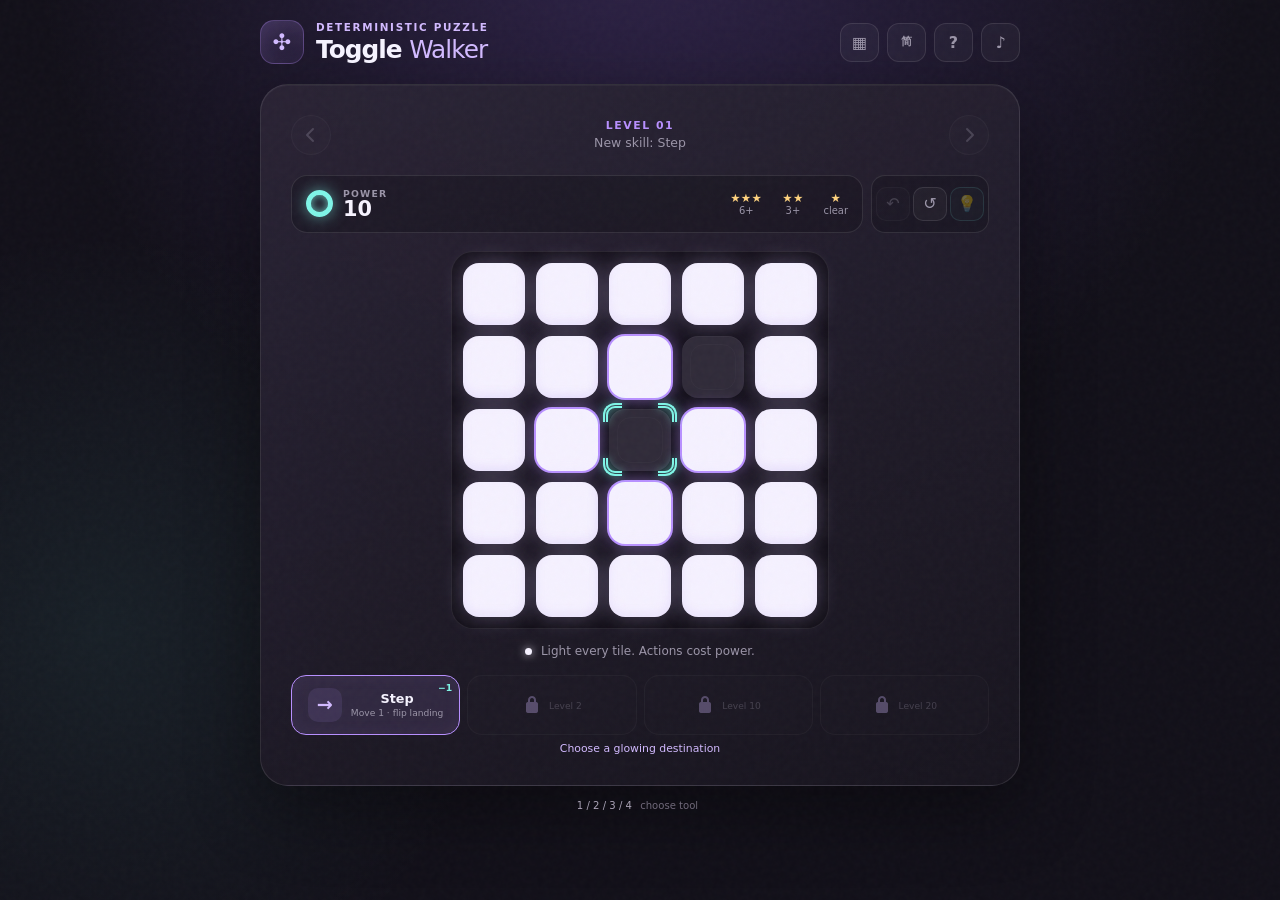
<file: toggle-walker/index.html>
<!doctype html>
<html lang="en">
<head>
  <meta charset="UTF-8">
  <meta name="viewport" content="width=device-width, initial-scale=1, viewport-fit=cover">
  <meta name="theme-color" content="#121019">
  <meta name="description" data-i18n-content="meta.description" content="A deterministic tile-lighting puzzle. Move smart. Spend less. Leave no tile dark.">
  <link rel="manifest" href="/toggle-walker/manifest.webmanifest">
  <link rel="icon" href="/toggle-walker/icons/icon.svg" type="image/svg+xml">
  <link rel="apple-touch-icon" href="/toggle-walker/icons/icon-192.png">
  <title>Toggle Walker</title>
  <script type="module" crossorigin src="/toggle-walker/assets/index-DSsjZ7mX.js"></script>
  <link rel="stylesheet" crossorigin href="/toggle-walker/assets/index-B0b5WsI8.css">
</head>
<body>
  <div class="noise" aria-hidden="true"></div>
  <main class="app-shell">
    <header class="topbar">
      <div class="brand">
        <span class="brand-mark" aria-hidden="true">✣</span>
        <div>
          <p class="eyebrow" data-i18n="brand.eyebrow">Deterministic puzzle</p>
          <h1>Toggle <span>Walker</span></h1>
        </div>
      </div>
      <div class="top-actions">
        <button class="icon-button" id="picker-button" type="button" data-i18n-aria="aria.levelPicker" aria-label="Choose level">▦</button>
        <button class="icon-button locale-button" id="locale-button" type="button" data-i18n-aria="aria.locale" aria-label="Switch to Simplified Chinese">简</button>
        <button class="icon-button" id="help-button" type="button" data-i18n-aria="aria.help" aria-label="How to play">?</button>
        <button class="icon-button" id="sound-button" type="button" data-i18n-aria="aria.sound" aria-label="Toggle sound" aria-pressed="true">♪</button>
      </div>
    </header>

    <section id="game-view">
    <section class="game-card" aria-labelledby="level-number">
      <div class="level-row">
        <button class="level-arrow" id="previous-level" type="button" data-i18n-aria="aria.previousLevel" aria-label="Previous level"><i class="fa-solid fa-chevron-left" aria-hidden="true"></i></button>
        <div class="level-copy">
          <p id="level-number">Level 01</p>
          <span id="level-kicker">Warm up the walker</span>
        </div>
        <button class="level-arrow" id="next-level" type="button" data-i18n-aria="aria.nextLevel" aria-label="Next level"><i class="fa-solid fa-chevron-right" aria-hidden="true"></i></button>
      </div>

      <div class="power-row">
        <div class="score-strip">
          <div class="points-display">
            <span class="points-orb" aria-hidden="true"></span>
            <div>
              <small data-i18n="hud.power">Power</small>
              <strong id="points">10</strong>
            </div>
          </div>
          <div class="thresholds" data-i18n-aria="aria.thresholds" aria-label="Star thresholds">
            <span><b>★★★</b><i id="three-star-score">7+</i></span>
            <span><b>★★</b><i id="two-star-score">4+</i></span>
            <span><b>★</b><i data-i18n="hud.clear">clear</i></span>
          </div>
        </div>
        <div class="controls-row" role="group" data-i18n-aria="aria.utilityControls" aria-label="Game controls">
          <button class="utility-button tooltip" id="undo-button" type="button" data-i18n-aria="aria.undo" aria-label="Undo">↶</button>
          <button class="utility-button tooltip" id="restart-button" type="button" data-i18n-aria="aria.restart" aria-label="Restart">↺</button>
          <button class="utility-button tooltip hint-button" id="hint-button" type="button" data-i18n-aria="aria.hint" aria-label="Hint">💡</button>
        </div>
      </div>

      <div class="board-wrap">
        <div class="board" id="board" role="grid" data-i18n-aria="aria.board" aria-label="5 by 5 puzzle board">
          <div class="cursor" id="cursor" aria-hidden="true"><i></i><i></i><i></i><i></i></div>
        </div>
      </div>

      <p class="mission"><span></span> <i data-i18n="mission">Light every tile. Actions never refund power.</i></p>

      <div class="action-picker" role="radiogroup" data-i18n-aria="aria.tools" aria-label="Choose a tool">
        <button class="action tooltip active" data-action="step" role="radio" aria-checked="true" aria-label="Step: Move 1 · flip landing" type="button">
          <span class="action-icon step-icon" aria-hidden="true">→</span>
          <span><strong data-i18n="actions.step.name">Step</strong><small data-i18n="actions.step.description">Move 1 · flip landing</small></span>
          <em>−1</em>
          <span class="action-lock" aria-hidden="true"><i class="fa-solid fa-lock"></i><small>Level 1</small></span>
        </button>
        <button class="action tooltip locked" data-action="dash" role="radio" aria-checked="false" aria-label="Dash: unlocks at level 2" type="button" disabled>
          <span class="action-icon dash-icon" aria-hidden="true">»</span>
          <span><strong data-i18n="actions.dash.name">Dash</strong><small data-i18n="actions.dash.description">Move 2 · flip the trail</small></span>
          <em>−1</em>
          <span class="action-lock" aria-hidden="true"><i class="fa-solid fa-lock"></i><small>Level 2</small></span>
        </button>
        <button class="action tooltip locked" data-action="jump" role="radio" aria-checked="false" aria-label="Jump: unlocks at level 10" type="button" disabled>
          <span class="action-icon jump-icon" aria-hidden="true">⌁</span>
          <span><strong data-i18n="actions.jump.name">Jump</strong><small data-i18n="actions.jump.description">Move within 2 · flip source + landing</small></span>
          <em>−2</em>
          <span class="action-lock" aria-hidden="true"><i class="fa-solid fa-lock"></i><small>Level 10</small></span>
        </button>
        <button class="action tooltip pulse-action locked" data-action="pulse" role="radio" aria-checked="false" aria-label="Pulse: unlocks at level 20" type="button" disabled>
          <span class="action-icon pulse-icon" aria-hidden="true">✣</span>
          <span><strong data-i18n="actions.pulse.name">Pulse</strong><small data-i18n="actions.pulse.description">Flip 4 neighbors</small></span>
          <em>−3</em>
          <span class="action-lock" aria-hidden="true"><i class="fa-solid fa-lock"></i><small>Level 20</small></span>
        </button>
      </div>

      <p class="target-prompt" data-i18n="target.prompt">Choose a glowing destination</p>

    </section>

    <footer><span>1 / 2 / 3 / 4</span> <i data-i18n="footer.choose">choose tool</i></footer>
    </section>

    <section class="picker-view" id="picker-view" hidden>
      <div class="picker-heading">
        <button class="level-arrow" id="picker-back" type="button" data-i18n-aria="aria.backToGame" aria-label="Back to game"><i class="fa-solid fa-chevron-left" aria-hidden="true"></i></button>
        <div>
          <p class="eyebrow" data-i18n="picker.eyebrow">Progression</p>
          <h2 data-i18n="picker.title">Choose a circuit</h2>
        </div>
        <p class="picker-total"><span aria-hidden="true">★</span><strong id="total-stars">0</strong></p>
      </div>
      <div class="picker-navigation">
        <button class="level-arrow" id="picker-previous" type="button" data-i18n-aria="aria.previousPickerPage" aria-label="Previous picker page"><i class="fa-solid fa-chevron-left" aria-hidden="true"></i></button>
        <button class="picker-range" id="picker-range" type="button">1–25</button>
        <button class="level-arrow" id="picker-next" type="button" data-i18n-aria="aria.nextPickerPage" aria-label="Next picker page"><i class="fa-solid fa-chevron-right" aria-hidden="true"></i></button>
      </div>
      <div class="level-grid" id="level-grid"></div>
    </section>
  </main>

  <dialog id="help-dialog">
    <div class="dialog-inner">
      <button class="dialog-close" type="button" data-i18n-aria="aria.close" aria-label="Close">×</button>
      <p class="eyebrow" data-i18n="help.eyebrow">Field manual</p>
      <h2 data-i18n="help.title">Leave no tile dark.</h2>
      <ol>
        <li><b data-i18n="help.chooseTitle">Choose a tool.</b> <span data-i18n="help.chooseBody">Step, dash, jump, or pulse.</span></li>
        <li><b data-i18n="help.spendTitle">Spend power.</b> <span data-i18n="help.spendBody">Each tool has a fixed cost.</span></li>
        <li><b data-i18n="help.lightTitle">Light tiles.</b> <span data-i18n="help.lightBody">Turning a tile white does not refund power.</span></li>
        <li><b data-i18n="help.finishTitle">Finish rich.</b> <span data-i18n="help.finishBody">Your remaining power decides the stars.</span></li>
      </ol>
      <button class="primary-button dialog-close" type="button" data-i18n="help.dismiss">Got it</button>
    </div>
  </dialog>

  <div class="result" id="result" hidden>
    <div class="result-card">
      <p class="eyebrow" id="result-label">Board illuminated</p>
      <div class="result-stars" id="result-stars" data-i18n-aria="aria.stars" aria-label="Stars earned">★★★</div>
      <h2 id="result-title">Clean work.</h2>
      <p id="result-copy">You escaped with <strong>7</strong> power.</p>
      <div class="result-actions">
        <button class="secondary-button" id="result-retry" type="button" data-i18n="result.replay">Replay</button>
        <button class="primary-button" id="result-next" type="button" data-i18n="result.next">Next puzzle →</button>
      </div>
    </div>
  </div>

</body>
</html>
</file>
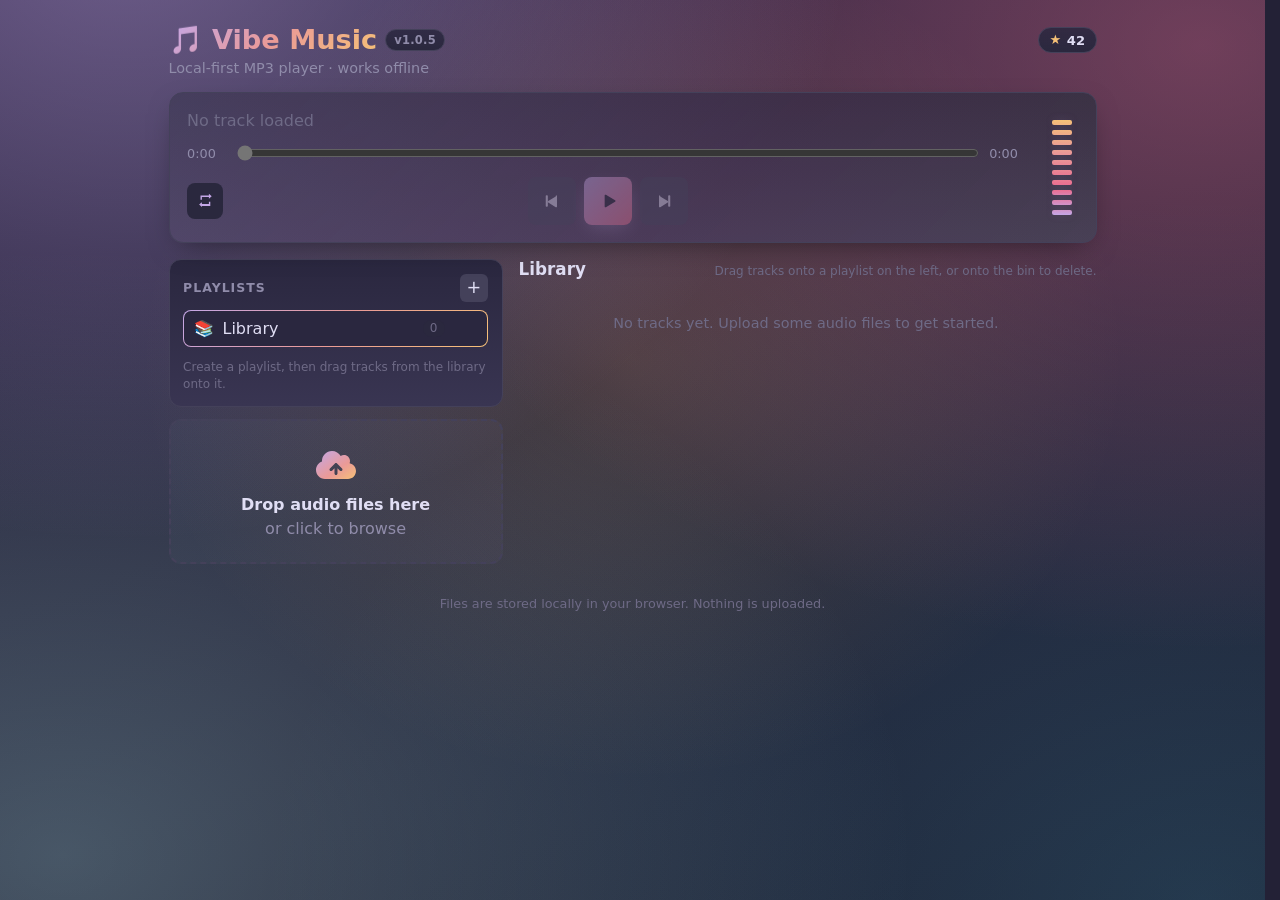
<file: vibe-music/index.html>
<!doctype html>
<html lang="en">
  <head>
    <meta charset="UTF-8" />
    <link rel="icon" type="image/svg+xml" href="/vibe-music/favicon.svg" />
    <link rel="apple-touch-icon" href="/vibe-music/apple-touch-icon.png" />
    <meta name="viewport" content="width=device-width, initial-scale=1.0, viewport-fit=cover, maximum-scale=1.0, user-scalable=no" />
    <meta name="theme-color" content="#232136" />
    <meta name="apple-mobile-web-app-capable" content="yes" />
    <meta name="mobile-web-app-capable" content="yes" />
    <meta name="apple-mobile-web-app-status-bar-style" content="black-translucent" />
    <meta name="apple-mobile-web-app-title" content="Vibe" />
    <title>Vibe Music</title>
    <script type="module" crossorigin src="/vibe-music/assets/index-Dm0T9DpB.js"></script>
    <link rel="stylesheet" crossorigin href="/vibe-music/assets/index-xmsNVjji.css">
  <link rel="manifest" href="/vibe-music/manifest.webmanifest"></head>
  <body>
    <div id="app"></div>
  </body>
</html>
</file>
<file: toggle-walker/assets/index-B0b5WsI8.css>
.fa,.fa-brands,.fa-classic,.fa-regular,.fa-solid,.fab,.far,.fas{--_fa-family:var(--fa-family,var(--fa-style-family,"Font Awesome 7 Free"));-webkit-font-smoothing:antialiased;-moz-osx-font-smoothing:grayscale;display:var(--fa-display,inline-block);font-family:var(--_fa-family);font-feature-settings:normal;font-style:normal;font-synthesis:none;font-variant:normal;font-weight:var(--fa-style,900);line-height:1;text-align:center;text-rendering:auto;width:var(--fa-width,1.25em)}:is(.fas,.far,.fab,.fa-solid,.fa-regular,.fa-brands,.fa-classic,.fa):before{content:var(--fa)/""}@supports not (content:""/""){:is(.fas,.far,.fab,.fa-solid,.fa-regular,.fa-brands,.fa-classic,.fa):before{content:var(--fa)}}.fa-1x{font-size:1em}.fa-2x{font-size:2em}.fa-3x{font-size:3em}.fa-4x{font-size:4em}.fa-5x{font-size:5em}.fa-6x{font-size:6em}.fa-7x{font-size:7em}.fa-8x{font-size:8em}.fa-9x{font-size:9em}.fa-10x{font-size:10em}.fa-2xs{font-size:.625em;line-height:.1em;vertical-align:.225em}.fa-xs{font-size:.75em;line-height:.08333em;vertical-align:.125em}.fa-sm{font-size:.875em;line-height:.07143em;vertical-align:.05357em}.fa-lg{font-size:1.25em;line-height:.05em;vertical-align:-.075em}.fa-xl{font-size:1.5em;line-height:.04167em;vertical-align:-.125em}.fa-2xl{font-size:2em;line-height:.03125em;vertical-align:-.1875em}.fa-width-auto{--fa-width:auto}.fa-fw,.fa-width-fixed{--fa-width:1.25em}.fa-canvas-square{padding-block:.125em;margin-block-end:-.125em}.fa-canvas-roomy{padding-block:.25em;padding-inline:.125em;margin-block-end:-.25em;box-sizing:content-box}.fa-ul{list-style-type:none;margin-inline-start:var(--fa-li-margin,2.5em);padding-inline-start:0}.fa-ul>li{position:relative}.fa-li{inset-inline-start:calc(var(--fa-li-width, 2em)*-1);position:absolute;text-align:center;width:var(--fa-li-width,2em);line-height:inherit}.fa-border{border-radius:var(--fa-border-radius,.1em);border:var(--fa-border-width,.0625em) var(--fa-border-style,solid) var(--fa-border-color,#eee);box-sizing:var(--fa-border-box-sizing,content-box);padding:var(--fa-border-padding,.1875em .25em)}.fa-pull-left,.fa-pull-start{float:inline-start;margin-inline-end:var(--fa-pull-margin,.3em)}.fa-pull-end,.fa-pull-right{float:inline-end;margin-inline-start:var(--fa-pull-margin,.3em)}.fa-beat{animation-name:fa-beat;animation-delay:var(--fa-animation-delay,0s);animation-direction:var(--fa-animation-direction,normal);animation-duration:var(--fa-animation-duration,1s);animation-iteration-count:var(--fa-animation-iteration-count,infinite);animation-timing-function:var(--fa-animation-timing,ease-in-out)}.fa-bounce{animation-name:fa-bounce;animation-delay:var(--fa-animation-delay,0s);animation-direction:var(--fa-animation-direction,normal);animation-duration:var(--fa-animation-duration,1s);animation-iteration-count:var(--fa-animation-iteration-count,infinite);animation-timing-function:var(--fa-animation-timing,cubic-bezier(.28,.84,.42,1))}.fa-fade{animation-name:fa-fade;animation-iteration-count:var(--fa-animation-iteration-count,infinite);animation-timing-function:var(--fa-animation-timing,ease-in-out)}.fa-beat-fade,.fa-fade{animation-delay:var(--fa-animation-delay,0s);animation-direction:var(--fa-animation-direction,normal);animation-duration:var(--fa-animation-duration,1s)}.fa-beat-fade{animation-name:fa-beat-fade;animation-iteration-count:var(--fa-animation-iteration-count,infinite);animation-timing-function:var(--fa-animation-timing,ease-in-out)}.fa-flip{animation-name:fa-flip;animation-duration:var(--fa-animation-duration,1.5s);animation-iteration-count:var(--fa-animation-iteration-count,infinite);animation-timing-function:var(--fa-animation-timing,ease-in-out)}.fa-flip,.fa-flip-360{animation-delay:var(--fa-animation-delay,0s);animation-direction:var(--fa-animation-direction,normal)}.fa-flip-360{animation-name:fa-flip-360;animation-duration:var(--fa-animation-duration,1s);animation-iteration-count:var(--fa-animation-iteration-count,infinite);animation-timing-function:var(--fa-animation-timing,ease-in-out)}.fa-shake{animation-name:fa-shake;animation-delay:var(--fa-animation-delay,0s);animation-direction:var(--fa-animation-direction,normal);animation-duration:var(--fa-animation-duration,.75s);animation-iteration-count:var(--fa-animation-iteration-count,infinite);animation-timing-function:var(--fa-animation-timing,ease-in-out)}.fa-spin{animation-name:fa-spin;animation-delay:var(--fa-animation-delay,0s);animation-direction:var(--fa-animation-direction,normal);animation-duration:var(--fa-animation-duration,2s);animation-iteration-count:var(--fa-animation-iteration-count,infinite);animation-timing-function:var(--fa-animation-timing,linear)}.fa-spin-reverse{--fa-animation-direction:reverse}.fa-pulse,.fa-spin-pulse{animation-name:fa-spin;animation-direction:var(--fa-animation-direction,normal);animation-duration:var(--fa-animation-duration,1s);animation-iteration-count:var(--fa-animation-iteration-count,infinite);animation-timing-function:var(--fa-animation-timing,steps(8))}.fa-spin-snap{animation-name:fa-spin-snap;animation-duration:var(--fa-animation-duration,3s);animation-iteration-count:var(--fa-animation-iteration-count,infinite);animation-timing-function:var(--fa-animation-timing,linear)}.fa-spin-snap,.fa-spin-snap-4{animation-delay:var(--fa-animation-delay,0s);animation-direction:var(--fa-animation-direction,normal)}.fa-spin-snap-4{animation-name:fa-spin-snap-4;animation-duration:var(--fa-animation-duration,2.4s);animation-iteration-count:var(--fa-animation-iteration-count,infinite);animation-timing-function:var(--fa-animation-timing,linear)}.fa-spin-snap-8{animation-name:fa-spin-snap-8;animation-duration:var(--fa-animation-duration,4s);animation-iteration-count:var(--fa-animation-iteration-count,infinite);animation-timing-function:var(--fa-animation-timing,linear)}.fa-buzz,.fa-spin-snap-8{animation-delay:var(--fa-animation-delay,0s);animation-direction:var(--fa-animation-direction,normal)}.fa-buzz{animation-name:fa-buzz;animation-duration:var(--fa-animation-duration,.6s);animation-iteration-count:var(--fa-animation-iteration-count,infinite);animation-timing-function:var(--fa-animation-timing,linear)}.fa-wag{animation-name:fa-wag;animation-delay:var(--fa-animation-delay,0s);animation-direction:var(--fa-animation-direction,normal);animation-duration:var(--fa-animation-duration,.9s);animation-iteration-count:var(--fa-animation-iteration-count,infinite);animation-timing-function:var(--fa-animation-timing,ease-out);transform-origin:bottom center}.fa-float{animation-name:fa-float;animation-delay:var(--fa-animation-delay,0s);animation-direction:var(--fa-animation-direction,normal);animation-duration:var(--fa-animation-duration,3s);animation-iteration-count:var(--fa-animation-iteration-count,infinite);animation-timing-function:var(--fa-animation-timing,ease-in-out);will-change:transform}.fa-swing{animation-name:fa-swing;animation-duration:var(--fa-animation-duration,1.2s);animation-iteration-count:var(--fa-animation-iteration-count,infinite);animation-timing-function:var(--fa-animation-timing,ease-out);transform-origin:top center}.fa-jello,.fa-swing{animation-delay:var(--fa-animation-delay,0s);animation-direction:var(--fa-animation-direction,normal)}.fa-jello{animation-name:fa-jello;animation-duration:var(--fa-animation-duration,.9s);animation-iteration-count:var(--fa-animation-iteration-count,infinite);animation-timing-function:var(--fa-animation-timing,ease-out)}@media(prefers-reduced-motion:reduce){.fa-beat,.fa-beat-fade,.fa-bounce,.fa-buzz,.fa-fade,.fa-flip,.fa-flip-360,.fa-float,.fa-jello,.fa-pulse,.fa-shake,.fa-spin,.fa-spin-pulse,.fa-spin-snap,.fa-spin-snap-4,.fa-spin-snap-8,.fa-swing,.fa-wag{animation:none!important;transition:none!important}}@keyframes fa-beat{0%{transform:scale(1)}25%{transform:scale(calc(var(--fa-beat-scale, 1.25)*1.25))}45%{transform:scale(calc(var(--fa-beat-scale, 1.22)*1.22))}65%{transform:scale(calc(var(--fa-beat-scale, 1.25)*1.25))}90%{transform:scale(1)}}@keyframes fa-bounce{0%{transform:scale(1) translateY(0);animation-timing-function:var(--fa-animation-timing)}14%{transform:scale(var(--fa-bounce-start-scale-x,1.06),var(--fa-bounce-start-scale-y,.94)) translateY(var(--fa-bounce-anticipation,3px));animation-timing-function:cubic-bezier(.33,0,.66,.33)}32%{transform:scale(var(--fa-bounce-jump-scale-x,.94),var(--fa-bounce-jump-scale-y,1.12)) translateY(calc(var(--fa-bounce-height, .5em)*-1));animation-timing-function:cubic-bezier(.33,.66,.66,1)}52%{transform:scale(1) translateY(calc(var(--fa-bounce-height, .5em)*-1*1.1));animation-timing-function:cubic-bezier(.5,0,1,.5)}70%{transform:scale(var(--fa-bounce-land-scale-x,1.06),var(--fa-bounce-land-scale-y,.92)) translateY(0);animation-timing-function:cubic-bezier(.33,.33,.66,1)}85%{transform:scale(.98,1.04) translateY(calc(-2px*var(--fa-bounce-rebound, 1)));animation-timing-function:cubic-bezier(.33,0,.66,1)}to{transform:scale(1) translateY(0)}}@keyframes fa-fade{0%{opacity:1;transform:scale(1);animation-timing-function:cubic-bezier(.2,0,.4,1)}40%{opacity:var(--fa-fade-opacity,.4);transform:scale(.98);animation-timing-function:cubic-bezier(.4,0,.6,1)}to{opacity:1;transform:scale(1)}}@keyframes fa-beat-fade{0%{opacity:var(--fa-beat-fade-opacity,.4);transform:scale(1);animation-timing-function:cubic-bezier(.2,0,.4,1)}25%{opacity:calc(var(--fa-beat-fade-opacity, .4) + .4);transform:scale(var(--fa-beat-fade-scale,1.28));animation-timing-function:cubic-bezier(.4,0,.6,1)}45%{opacity:1;transform:scale(var(--fa-beat-fade-scale,1.25));animation-timing-function:cubic-bezier(.4,0,.2,1)}65%{opacity:calc(var(--fa-beat-fade-opacity, .4) + .4);transform:scale(var(--fa-beat-fade-scale,1.28));animation-timing-function:cubic-bezier(.4,0,.6,1)}to{opacity:var(--fa-beat-fade-opacity,.4);transform:scale(1)}}@keyframes fa-flip{0%{transform:perspective(2em) scale(1) rotate3d(var(--fa-flip-x,0),var(--fa-flip-y,1),var(--fa-flip-z,0),0);animation-timing-function:cubic-bezier(.2,0,.4,1)}8%{transform:perspective(2em) scale(var(--fa-flip-anticipation-scale,.95)) rotate3d(var(--fa-flip-x,0),var(--fa-flip-y,1),var(--fa-flip-z,0),0);animation-timing-function:cubic-bezier(.33,0,.66,.33)}35%{transform:perspective(2em) scale(1) rotate3d(var(--fa-flip-x,0),var(--fa-flip-y,1),var(--fa-flip-z,0),calc(var(--fa-flip-angle, -1turn)*.6));animation-timing-function:linear}65%{transform:perspective(2em) scale(1) rotate3d(var(--fa-flip-x,0),var(--fa-flip-y,1),var(--fa-flip-z,0),calc(var(--fa-flip-angle, -1turn)*.5));animation-timing-function:cubic-bezier(.33,.66,.66,1)}92%{transform:perspective(2em) scale(1) rotate3d(var(--fa-flip-x,0),var(--fa-flip-y,1),var(--fa-flip-z,0),calc(var(--fa-flip-angle, -1turn)*var(--fa-flip-overshoot, 1.04)));animation-timing-function:cubic-bezier(.33,0,.66,1)}to{transform:perspective(2em) scale(1) rotate3d(var(--fa-flip-x,0),var(--fa-flip-y,1),var(--fa-flip-z,0),var(--fa-flip-angle,-1turn))}}@keyframes fa-flip-360{0%{transform:perspective(2em) scale(1) rotate3d(var(--fa-flip-x,0),var(--fa-flip-y,1),var(--fa-flip-z,0),0);animation-timing-function:cubic-bezier(.2,0,.4,1)}8%{transform:perspective(2em) scale(var(--fa-flip-anticipation-scale,.95)) rotate3d(var(--fa-flip-x,0),var(--fa-flip-y,1),var(--fa-flip-z,0),0);animation-timing-function:cubic-bezier(.33,0,.66,.33)}50%{transform:perspective(2em) scale(1) rotate3d(var(--fa-flip-x,0),var(--fa-flip-y,1),var(--fa-flip-z,0),calc(var(--fa-flip-angle, -1turn)*.6));animation-timing-function:cubic-bezier(.33,.66,.66,1)}80%{transform:perspective(2em) scale(1) rotate3d(var(--fa-flip-x,0),var(--fa-flip-y,1),var(--fa-flip-z,0),calc(var(--fa-flip-angle, -1turn)*var(--fa-flip-overshoot, 1.04)));animation-timing-function:cubic-bezier(.33,0,.66,1)}to{transform:perspective(2em) scale(1) rotate3d(var(--fa-flip-x,0),var(--fa-flip-y,1),var(--fa-flip-z,0),var(--fa-flip-angle,-1turn))}}@keyframes fa-shake{0%{transform:rotate(0);animation-timing-function:cubic-bezier(.2,0,.8,1)}8%{transform:rotate(35deg) translate(1px);animation-timing-function:cubic-bezier(.3,0,.7,1)}20%{transform:rotate(-22deg) translate(-1px);animation-timing-function:cubic-bezier(.3,0,.7,1)}35%{transform:rotate(15deg) translate(1px);animation-timing-function:cubic-bezier(.3,0,.7,1)}50%{transform:rotate(-9deg);animation-timing-function:cubic-bezier(.4,0,.6,1)}65%{transform:rotate(5deg);animation-timing-function:cubic-bezier(.4,0,.6,1)}78%{transform:rotate(-3deg);animation-timing-function:cubic-bezier(.4,0,.6,1)}90%{transform:rotate(1deg);animation-timing-function:cubic-bezier(.4,0,.2,1)}to{transform:rotate(0)}}@keyframes fa-spin{0%{transform:rotate(0)}to{transform:rotate(1turn)}}@keyframes fa-spin-snap{0%{transform:rotate(0);animation-timing-function:cubic-bezier(0,0,.2,1)}12%{transform:rotate(60deg);animation-timing-function:cubic-bezier(.8,0,1,1)}16.67%{transform:rotate(60deg);animation-timing-function:cubic-bezier(0,0,.2,1)}28.67%{transform:rotate(120deg);animation-timing-function:cubic-bezier(.8,0,1,1)}33.33%{transform:rotate(120deg);animation-timing-function:cubic-bezier(0,0,.2,1)}45.33%{transform:rotate(180deg);animation-timing-function:cubic-bezier(.8,0,1,1)}50%{transform:rotate(180deg);animation-timing-function:cubic-bezier(0,0,.2,1)}62%{transform:rotate(240deg);animation-timing-function:cubic-bezier(.8,0,1,1)}66.67%{transform:rotate(240deg);animation-timing-function:cubic-bezier(0,0,.2,1)}78.67%{transform:rotate(300deg);animation-timing-function:cubic-bezier(.8,0,1,1)}83.33%{transform:rotate(300deg);animation-timing-function:cubic-bezier(0,0,.2,1)}95.33%{transform:rotate(1turn);animation-timing-function:cubic-bezier(.8,0,1,1)}to{transform:rotate(1turn)}}@keyframes fa-spin-snap-4{0%{transform:rotate(0);animation-timing-function:cubic-bezier(0,0,.2,1)}15%{transform:rotate(90deg);animation-timing-function:cubic-bezier(.8,0,1,1)}25%{transform:rotate(90deg);animation-timing-function:cubic-bezier(0,0,.2,1)}40%{transform:rotate(180deg);animation-timing-function:cubic-bezier(.8,0,1,1)}50%{transform:rotate(180deg);animation-timing-function:cubic-bezier(0,0,.2,1)}65%{transform:rotate(270deg);animation-timing-function:cubic-bezier(.8,0,1,1)}75%{transform:rotate(270deg);animation-timing-function:cubic-bezier(0,0,.2,1)}90%{transform:rotate(1turn);animation-timing-function:cubic-bezier(.8,0,1,1)}to{transform:rotate(1turn)}}@keyframes fa-spin-snap-8{0%{transform:rotate(0);animation-timing-function:cubic-bezier(0,0,.2,1)}9%{transform:rotate(45deg);animation-timing-function:cubic-bezier(.8,0,1,1)}12.5%{transform:rotate(45deg);animation-timing-function:cubic-bezier(0,0,.2,1)}21.5%{transform:rotate(90deg);animation-timing-function:cubic-bezier(.8,0,1,1)}25%{transform:rotate(90deg);animation-timing-function:cubic-bezier(0,0,.2,1)}34%{transform:rotate(135deg);animation-timing-function:cubic-bezier(.8,0,1,1)}37.5%{transform:rotate(135deg);animation-timing-function:cubic-bezier(0,0,.2,1)}46.5%{transform:rotate(180deg);animation-timing-function:cubic-bezier(.8,0,1,1)}50%{transform:rotate(180deg);animation-timing-function:cubic-bezier(0,0,.2,1)}59%{transform:rotate(225deg);animation-timing-function:cubic-bezier(.8,0,1,1)}62.5%{transform:rotate(225deg);animation-timing-function:cubic-bezier(0,0,.2,1)}71.5%{transform:rotate(270deg);animation-timing-function:cubic-bezier(.8,0,1,1)}75%{transform:rotate(270deg);animation-timing-function:cubic-bezier(0,0,.2,1)}84%{transform:rotate(315deg);animation-timing-function:cubic-bezier(.8,0,1,1)}87.5%{transform:rotate(315deg);animation-timing-function:cubic-bezier(0,0,.2,1)}96.5%{transform:rotate(1turn);animation-timing-function:cubic-bezier(.8,0,1,1)}to{transform:rotate(1turn)}}@keyframes fa-buzz{0%{transform:translate(0) rotate(0);animation-timing-function:cubic-bezier(.1,0,.9,1)}5%{transform:translate(var(--fa-buzz-distance,4px)) rotate(.5deg)}10%{transform:translate(calc(var(--fa-buzz-distance, 4px)*-1)) rotate(-.5deg)}15%{transform:translate(var(--fa-buzz-distance,4px)) rotate(.3deg)}20%{transform:translate(calc(var(--fa-buzz-distance, 4px)*-1)) rotate(-.3deg)}25%{transform:translate(calc(var(--fa-buzz-distance, 4px)*.7)) rotate(.2deg)}30%{transform:translate(calc(var(--fa-buzz-distance, 4px)*-1*.7)) rotate(-.2deg)}35%{transform:translate(calc(var(--fa-buzz-distance, 4px)*.4)) rotate(.1deg)}40%{transform:translate(0) rotate(0)}to{transform:translate(0) rotate(0)}}@keyframes fa-wag{0%{transform:rotate(0);animation-timing-function:cubic-bezier(.2,0,.6,1)}12%{transform:rotate(var(--fa-wag-angle,12deg));animation-timing-function:cubic-bezier(.4,0,.2,1)}24%{transform:rotate(2deg);animation-timing-function:cubic-bezier(.2,0,.6,1)}36%{transform:rotate(calc(var(--fa-wag-angle, 12deg)*.85));animation-timing-function:cubic-bezier(.4,0,.2,1)}48%{transform:rotate(1deg);animation-timing-function:cubic-bezier(.2,0,.6,1)}58%{transform:rotate(calc(var(--fa-wag-angle, 12deg)*.6));animation-timing-function:cubic-bezier(.4,0,.2,1)}68%{transform:rotate(0)}to{transform:rotate(0)}}@keyframes fa-float{0%{transform:translateY(0) translate(0) rotate(0) scale(var(--fa-float-squash-x,1.02),var(--fa-float-squash-y,.98));animation-timing-function:cubic-bezier(.33,0,.66,.33)}15%{transform:translateY(calc(var(--fa-float-height, 6px)*-.4)) translate(var(--fa-float-drift,1px)) rotate(var(--fa-float-tilt,1deg)) scale(1);animation-timing-function:cubic-bezier(.33,.66,.66,1)}35%{transform:translateY(calc(var(--fa-float-height, 6px)*-1)) translate(0) rotate(0) scale(var(--fa-float-stretch-x,.98),var(--fa-float-stretch-y,1.03));animation-timing-function:cubic-bezier(.5,0,.5,0)}50%{transform:translateY(calc(var(--fa-float-height, 6px)*-.92)) translate(calc(var(--fa-float-drift, 1px)*-.5)) rotate(calc(var(--fa-float-tilt, 1deg)*-.5)) scale(.995,1.01);animation-timing-function:cubic-bezier(.33,0,.66,.33)}70%{transform:translateY(calc(var(--fa-float-height, 6px)*-.3)) translate(calc(var(--fa-float-drift, 1px)*-1)) rotate(calc(var(--fa-float-tilt, 1deg)*-1)) scale(1);animation-timing-function:cubic-bezier(.33,.66,.66,1)}90%{transform:translateY(calc(var(--fa-float-height, 6px)*.05)) translate(0) rotate(0) scale(var(--fa-float-squash-x,1.02),var(--fa-float-squash-y,.98));animation-timing-function:cubic-bezier(.33,0,.66,1)}to{transform:translateY(0) translate(0) rotate(0) scale(var(--fa-float-squash-x,1.02),var(--fa-float-squash-y,.98))}}@keyframes fa-swing{0%{transform:rotate(0);animation-timing-function:cubic-bezier(.2,0,.8,1)}8%{transform:rotate(var(--fa-swing-angle,22deg));animation-timing-function:cubic-bezier(.3,0,.7,1)}18%{transform:rotate(calc(var(--fa-swing-angle, 22deg)*-1*.85));animation-timing-function:cubic-bezier(.3,0,.7,1)}28%{transform:rotate(calc(var(--fa-swing-angle, 22deg)*.65));animation-timing-function:cubic-bezier(.35,0,.65,1)}38%{transform:rotate(calc(var(--fa-swing-angle, 22deg)*-1*.45));animation-timing-function:cubic-bezier(.4,0,.6,1)}48%{transform:rotate(calc(var(--fa-swing-angle, 22deg)*.25));animation-timing-function:cubic-bezier(.4,0,.6,1)}56%{transform:rotate(calc(var(--fa-swing-angle, 22deg)*-1*.1));animation-timing-function:cubic-bezier(.4,0,.6,1)}64%{transform:rotate(0)}to{transform:rotate(0)}}@keyframes fa-jello{0%{transform:scale(1);animation-timing-function:cubic-bezier(.2,0,.8,1)}12%{transform:scale(var(--fa-jello-scale-x,1.15),calc(2 - var(--fa-jello-scale-x, 1.15)));animation-timing-function:cubic-bezier(.3,0,.7,1)}24%{transform:scale(calc(2 - var(--fa-jello-scale-y, 1.12)),var(--fa-jello-scale-y,1.12));animation-timing-function:cubic-bezier(.3,0,.7,1)}36%{transform:scale(calc(.5 + var(--fa-jello-scale-x, 1.15)*.5),calc(1.5 - var(--fa-jello-scale-x, 1.15)*.5));animation-timing-function:cubic-bezier(.4,0,.6,1)}48%{transform:scale(calc(1.3 - var(--fa-jello-scale-y, 1.12)*.3),calc(.7 + var(--fa-jello-scale-y, 1.12)*.3));animation-timing-function:cubic-bezier(.4,0,.6,1)}58%{transform:scale(1.02,.98);animation-timing-function:cubic-bezier(.4,0,.2,1)}68%{transform:scale(1)}to{transform:scale(1)}}.fa-rotate-90{transform:rotate(90deg)}.fa-rotate-180{transform:rotate(180deg)}.fa-rotate-270{transform:rotate(270deg)}.fa-flip-horizontal{transform:scaleX(-1)}.fa-flip-vertical{transform:scaleY(-1)}.fa-flip-both,.fa-flip-horizontal.fa-flip-vertical{transform:scale(-1)}.fa-rotate-by{transform:rotate(var(--fa-rotate-angle,0))}.fa-stack{display:inline-block;height:2em;line-height:2em;position:relative;vertical-align:middle;width:2.5em}.fa-stack-1x,.fa-stack-2x{--fa-width:100%;inset:0;position:absolute;text-align:center;width:var(--fa-width);z-index:var(--fa-stack-z-index,auto)}.fa-stack-1x{line-height:inherit}.fa-stack-2x{font-size:2em}.fa-inverse{color:var(--fa-inverse,#fff)}.fa-0{--fa:"0"}.fa-1{--fa:"1"}.fa-2{--fa:"2"}.fa-3{--fa:"3"}.fa-4{--fa:"4"}.fa-5{--fa:"5"}.fa-6{--fa:"6"}.fa-7{--fa:"7"}.fa-8{--fa:"8"}.fa-9{--fa:"9"}.fa-exclamation{--fa:"!"}.fa-hashtag{--fa:"#"}.fa-dollar,.fa-dollar-sign,.fa-usd{--fa:"$"}.fa-percent,.fa-percentage{--fa:"%"}.fa-asterisk{--fa:"*"}.fa-add,.fa-plus{--fa:"+"}.fa-less-than{--fa:"<"}.fa-equals{--fa:"="}.fa-greater-than{--fa:">"}.fa-question{--fa:"?"}.fa-at{--fa:"@"}.fa-a{--fa:"A"}.fa-b{--fa:"B"}.fa-c{--fa:"C"}.fa-d{--fa:"D"}.fa-e{--fa:"E"}.fa-f{--fa:"F"}.fa-g{--fa:"G"}.fa-h{--fa:"H"}.fa-i{--fa:"I"}.fa-j{--fa:"J"}.fa-k{--fa:"K"}.fa-l{--fa:"L"}.fa-m{--fa:"M"}.fa-n{--fa:"N"}.fa-o{--fa:"O"}.fa-p{--fa:"P"}.fa-q{--fa:"Q"}.fa-r{--fa:"R"}.fa-s{--fa:"S"}.fa-t{--fa:"T"}.fa-u{--fa:"U"}.fa-v{--fa:"V"}.fa-w{--fa:"W"}.fa-x{--fa:"X"}.fa-y{--fa:"Y"}.fa-z{--fa:"Z"}.fa-faucet{--fa:""}.fa-faucet-drip{--fa:""}.fa-house-chimney-window{--fa:""}.fa-house-signal{--fa:""}.fa-temperature-arrow-down,.fa-temperature-down{--fa:""}.fa-temperature-arrow-up,.fa-temperature-up{--fa:""}.fa-trailer{--fa:""}.fa-bacteria{--fa:""}.fa-bacterium{--fa:""}.fa-box-tissue{--fa:""}.fa-hand-holding-medical{--fa:""}.fa-hand-sparkles{--fa:""}.fa-hands-bubbles,.fa-hands-wash{--fa:""}.fa-handshake-alt-slash,.fa-handshake-simple-slash,.fa-handshake-slash{--fa:""}.fa-head-side-cough{--fa:""}.fa-head-side-cough-slash{--fa:""}.fa-head-side-mask{--fa:""}.fa-head-side-virus{--fa:""}.fa-house-chimney-user{--fa:""}.fa-house-laptop,.fa-laptop-house{--fa:""}.fa-lungs-virus{--fa:""}.fa-people-arrows,.fa-people-arrows-left-right{--fa:""}.fa-plane-slash{--fa:""}.fa-pump-medical{--fa:""}.fa-pump-soap{--fa:""}.fa-shield-virus{--fa:""}.fa-sink{--fa:""}.fa-soap{--fa:""}.fa-stopwatch-20{--fa:""}.fa-shop-slash,.fa-store-alt-slash{--fa:""}.fa-store-slash{--fa:""}.fa-toilet-paper-slash{--fa:""}.fa-users-slash{--fa:""}.fa-virus{--fa:""}.fa-virus-slash{--fa:""}.fa-viruses{--fa:""}.fa-vest{--fa:""}.fa-vest-patches{--fa:""}.fa-arrow-trend-down{--fa:""}.fa-arrow-trend-up{--fa:""}.fa-arrow-up-from-bracket{--fa:""}.fa-austral-sign{--fa:""}.fa-baht-sign{--fa:""}.fa-bitcoin-sign{--fa:""}.fa-bolt-lightning{--fa:""}.fa-book-bookmark{--fa:""}.fa-camera-rotate{--fa:""}.fa-cedi-sign{--fa:""}.fa-chart-column{--fa:""}.fa-chart-gantt{--fa:""}.fa-clapperboard{--fa:""}.fa-closed-captioning-slash{--fa:""}.fa-clover{--fa:""}.fa-code-compare{--fa:""}.fa-code-fork{--fa:""}.fa-code-pull-request{--fa:""}.fa-colon-sign{--fa:""}.fa-cruzeiro-sign{--fa:""}.fa-display{--fa:""}.fa-dong-sign{--fa:""}.fa-elevator{--fa:""}.fa-filter-circle-xmark{--fa:""}.fa-florin-sign{--fa:""}.fa-folder-closed{--fa:""}.fa-franc-sign{--fa:""}.fa-guarani-sign{--fa:""}.fa-gun{--fa:""}.fa-hands-clapping{--fa:""}.fa-home-user,.fa-house-user{--fa:""}.fa-indian-rupee,.fa-indian-rupee-sign,.fa-inr{--fa:""}.fa-kip-sign{--fa:""}.fa-lari-sign{--fa:""}.fa-litecoin-sign{--fa:""}.fa-manat-sign{--fa:""}.fa-mask-face{--fa:""}.fa-mill-sign{--fa:""}.fa-money-bills{--fa:""}.fa-naira-sign{--fa:""}.fa-notdef{--fa:""}.fa-panorama{--fa:""}.fa-peseta-sign{--fa:""}.fa-peso-sign{--fa:""}.fa-plane-up{--fa:""}.fa-rupiah-sign{--fa:""}.fa-stairs{--fa:""}.fa-timeline{--fa:""}.fa-truck-front{--fa:""}.fa-try,.fa-turkish-lira,.fa-turkish-lira-sign{--fa:""}.fa-vault{--fa:""}.fa-magic-wand-sparkles,.fa-wand-magic-sparkles{--fa:""}.fa-wheat-alt,.fa-wheat-awn{--fa:""}.fa-wheelchair-alt,.fa-wheelchair-move{--fa:""}.fa-bangladeshi-taka-sign{--fa:""}.fa-bowl-rice{--fa:""}.fa-person-pregnant{--fa:""}.fa-home-lg,.fa-house-chimney{--fa:""}.fa-house-crack{--fa:""}.fa-house-medical{--fa:""}.fa-cent-sign{--fa:""}.fa-plus-minus{--fa:""}.fa-sailboat{--fa:""}.fa-section{--fa:""}.fa-shrimp{--fa:""}.fa-brazilian-real-sign{--fa:""}.fa-chart-simple{--fa:""}.fa-diagram-next{--fa:""}.fa-diagram-predecessor{--fa:""}.fa-diagram-successor{--fa:""}.fa-earth-oceania,.fa-globe-oceania{--fa:""}.fa-bug-slash{--fa:""}.fa-file-circle-plus{--fa:""}.fa-shop-lock{--fa:""}.fa-virus-covid{--fa:""}.fa-virus-covid-slash{--fa:""}.fa-anchor-circle-check{--fa:""}.fa-anchor-circle-exclamation{--fa:""}.fa-anchor-circle-xmark{--fa:""}.fa-anchor-lock{--fa:""}.fa-arrow-down-up-across-line{--fa:""}.fa-arrow-down-up-lock{--fa:""}.fa-arrow-right-to-city{--fa:""}.fa-arrow-up-from-ground-water{--fa:""}.fa-arrow-up-from-water-pump{--fa:""}.fa-arrow-up-right-dots{--fa:""}.fa-arrows-down-to-line{--fa:""}.fa-arrows-down-to-people{--fa:""}.fa-arrows-left-right-to-line{--fa:""}.fa-arrows-spin{--fa:""}.fa-arrows-split-up-and-left{--fa:""}.fa-arrows-to-circle{--fa:""}.fa-arrows-to-dot{--fa:""}.fa-arrows-to-eye{--fa:""}.fa-arrows-turn-right{--fa:""}.fa-arrows-turn-to-dots{--fa:""}.fa-arrows-up-to-line{--fa:""}.fa-bore-hole{--fa:""}.fa-bottle-droplet{--fa:""}.fa-bottle-water{--fa:""}.fa-bowl-food{--fa:""}.fa-boxes-packing{--fa:""}.fa-bridge{--fa:""}.fa-bridge-circle-check{--fa:""}.fa-bridge-circle-exclamation{--fa:""}.fa-bridge-circle-xmark{--fa:""}.fa-bridge-lock{--fa:""}.fa-bridge-water{--fa:""}.fa-bucket{--fa:""}.fa-bugs{--fa:""}.fa-building-circle-arrow-right{--fa:""}.fa-building-circle-check{--fa:""}.fa-building-circle-exclamation{--fa:""}.fa-building-circle-xmark{--fa:""}.fa-building-flag{--fa:""}.fa-building-lock{--fa:""}.fa-building-ngo{--fa:""}.fa-building-shield{--fa:""}.fa-building-un{--fa:""}.fa-building-user{--fa:""}.fa-building-wheat{--fa:""}.fa-burst{--fa:""}.fa-car-on{--fa:""}.fa-car-tunnel{--fa:""}.fa-child-combatant,.fa-child-rifle{--fa:""}.fa-children{--fa:""}.fa-circle-nodes{--fa:""}.fa-clipboard-question{--fa:""}.fa-cloud-showers-water{--fa:""}.fa-computer{--fa:""}.fa-cubes-stacked{--fa:""}.fa-envelope-circle-check{--fa:""}.fa-explosion{--fa:""}.fa-ferry{--fa:""}.fa-file-circle-exclamation{--fa:""}.fa-file-circle-minus{--fa:""}.fa-file-circle-question{--fa:""}.fa-file-shield{--fa:""}.fa-fire-burner{--fa:""}.fa-fish-fins{--fa:""}.fa-flask-vial{--fa:""}.fa-glass-water{--fa:""}.fa-glass-water-droplet{--fa:""}.fa-group-arrows-rotate{--fa:""}.fa-hand-holding-hand{--fa:""}.fa-handcuffs{--fa:""}.fa-hands-bound{--fa:""}.fa-hands-holding-child{--fa:""}.fa-hands-holding-circle{--fa:""}.fa-heart-circle-bolt{--fa:""}.fa-heart-circle-check{--fa:""}.fa-heart-circle-exclamation{--fa:""}.fa-heart-circle-minus{--fa:""}.fa-heart-circle-plus{--fa:""}.fa-heart-circle-xmark{--fa:""}.fa-helicopter-symbol{--fa:""}.fa-helmet-un{--fa:""}.fa-hill-avalanche{--fa:""}.fa-hill-rockslide{--fa:""}.fa-house-circle-check{--fa:""}.fa-house-circle-exclamation{--fa:""}.fa-house-circle-xmark{--fa:""}.fa-house-fire{--fa:""}.fa-house-flag{--fa:""}.fa-house-flood-water{--fa:""}.fa-house-flood-water-circle-arrow-right{--fa:""}.fa-house-lock{--fa:""}.fa-house-medical-circle-check{--fa:""}.fa-house-medical-circle-exclamation{--fa:""}.fa-house-medical-circle-xmark{--fa:""}.fa-house-medical-flag{--fa:""}.fa-house-tsunami{--fa:""}.fa-jar{--fa:""}.fa-jar-wheat{--fa:""}.fa-jet-fighter-up{--fa:""}.fa-jug-detergent{--fa:""}.fa-kitchen-set{--fa:""}.fa-land-mine-on{--fa:""}.fa-landmark-flag{--fa:""}.fa-laptop-file{--fa:""}.fa-lines-leaning{--fa:""}.fa-location-pin-lock{--fa:""}.fa-locust{--fa:""}.fa-magnifying-glass-arrow-right{--fa:""}.fa-magnifying-glass-chart{--fa:""}.fa-mars-and-venus-burst{--fa:""}.fa-mask-ventilator{--fa:""}.fa-mattress-pillow{--fa:""}.fa-mobile-retro{--fa:""}.fa-money-bill-transfer{--fa:""}.fa-money-bill-trend-up{--fa:""}.fa-money-bill-wheat{--fa:""}.fa-mosquito{--fa:""}.fa-mosquito-net{--fa:""}.fa-mound{--fa:""}.fa-mountain-city{--fa:""}.fa-mountain-sun{--fa:""}.fa-oil-well{--fa:""}.fa-people-group{--fa:""}.fa-people-line{--fa:""}.fa-people-pulling{--fa:""}.fa-people-robbery{--fa:""}.fa-people-roof{--fa:""}.fa-person-arrow-down-to-line{--fa:""}.fa-person-arrow-up-from-line{--fa:""}.fa-person-breastfeeding{--fa:""}.fa-person-burst{--fa:""}.fa-person-cane{--fa:""}.fa-person-chalkboard{--fa:""}.fa-person-circle-check{--fa:""}.fa-person-circle-exclamation{--fa:""}.fa-person-circle-minus{--fa:""}.fa-person-circle-plus{--fa:""}.fa-person-circle-question{--fa:""}.fa-person-circle-xmark{--fa:""}.fa-person-dress-burst{--fa:""}.fa-person-drowning{--fa:""}.fa-person-falling{--fa:""}.fa-person-falling-burst{--fa:""}.fa-person-half-dress{--fa:""}.fa-person-harassing{--fa:""}.fa-person-military-pointing{--fa:""}.fa-person-military-rifle{--fa:""}.fa-person-military-to-person{--fa:""}.fa-person-rays{--fa:""}.fa-person-rifle{--fa:""}.fa-person-shelter{--fa:""}.fa-person-walking-arrow-loop-left{--fa:""}.fa-person-walking-arrow-right{--fa:""}.fa-person-walking-dashed-line-arrow-right{--fa:""}.fa-person-walking-luggage{--fa:""}.fa-plane-circle-check{--fa:""}.fa-plane-circle-exclamation{--fa:""}.fa-plane-circle-xmark{--fa:""}.fa-plane-lock{--fa:""}.fa-plate-wheat{--fa:""}.fa-plug-circle-bolt{--fa:""}.fa-plug-circle-check{--fa:""}.fa-plug-circle-exclamation{--fa:""}.fa-plug-circle-minus{--fa:""}.fa-plug-circle-plus{--fa:""}.fa-plug-circle-xmark{--fa:""}.fa-ranking-star{--fa:""}.fa-road-barrier{--fa:""}.fa-road-bridge{--fa:""}.fa-road-circle-check{--fa:""}.fa-road-circle-exclamation{--fa:""}.fa-road-circle-xmark{--fa:""}.fa-road-lock{--fa:""}.fa-road-spikes{--fa:""}.fa-rug{--fa:""}.fa-sack-xmark{--fa:""}.fa-school-circle-check{--fa:""}.fa-school-circle-exclamation{--fa:""}.fa-school-circle-xmark{--fa:""}.fa-school-flag{--fa:""}.fa-school-lock{--fa:""}.fa-sheet-plastic{--fa:""}.fa-shield-cat{--fa:""}.fa-shield-dog{--fa:""}.fa-shield-heart{--fa:""}.fa-square-nfi{--fa:""}.fa-square-person-confined{--fa:""}.fa-square-virus{--fa:""}.fa-rod-asclepius,.fa-rod-snake,.fa-staff-aesculapius,.fa-staff-snake{--fa:""}.fa-sun-plant-wilt{--fa:""}.fa-tarp{--fa:""}.fa-tarp-droplet{--fa:""}.fa-tent{--fa:""}.fa-tent-arrow-down-to-line{--fa:""}.fa-tent-arrow-left-right{--fa:""}.fa-tent-arrow-turn-left{--fa:""}.fa-tent-arrows-down{--fa:""}.fa-tents{--fa:""}.fa-toilet-portable{--fa:""}.fa-toilets-portable{--fa:""}.fa-tower-cell{--fa:""}.fa-tower-observation{--fa:""}.fa-tree-city{--fa:""}.fa-trowel{--fa:""}.fa-trowel-bricks{--fa:""}.fa-truck-arrow-right{--fa:""}.fa-truck-droplet{--fa:""}.fa-truck-field{--fa:""}.fa-truck-field-un{--fa:""}.fa-truck-plane{--fa:""}.fa-users-between-lines{--fa:""}.fa-users-line{--fa:""}.fa-users-rays{--fa:""}.fa-users-rectangle{--fa:""}.fa-users-viewfinder{--fa:""}.fa-vial-circle-check{--fa:""}.fa-vial-virus{--fa:""}.fa-wheat-awn-circle-exclamation{--fa:""}.fa-worm{--fa:""}.fa-xmarks-lines{--fa:""}.fa-child-dress{--fa:""}.fa-child-reaching{--fa:""}.fa-file-circle-check{--fa:""}.fa-file-circle-xmark{--fa:""}.fa-person-through-window{--fa:""}.fa-plant-wilt{--fa:""}.fa-stapler{--fa:""}.fa-train-tram{--fa:""}.fa-table-cells-column-lock{--fa:""}.fa-table-cells-row-lock{--fa:""}.fa-web-awesome{--fa:""}.fa-thumb-tack-slash,.fa-thumbtack-slash{--fa:""}.fa-table-cells-row-unlock{--fa:""}.fa-chart-diagram{--fa:""}.fa-comment-nodes{--fa:""}.fa-file-fragment{--fa:""}.fa-file-half-dashed{--fa:""}.fa-hexagon-nodes{--fa:""}.fa-hexagon-nodes-bolt{--fa:""}.fa-square-binary{--fa:""}.fa-pentagon{--fa:""}.fa-non-binary{--fa:""}.fa-spiral{--fa:""}.fa-picture-in-picture{--fa:""}.fa-mobile-vibrate{--fa:""}.fa-single-quote-left{--fa:""}.fa-single-quote-right{--fa:""}.fa-bus-side{--fa:""}.fa-heptagon,.fa-septagon{--fa:""}.fa-aquarius{--fa:""}.fa-aries{--fa:""}.fa-cancer{--fa:""}.fa-capricorn{--fa:""}.fa-gemini{--fa:""}.fa-leo{--fa:""}.fa-libra{--fa:""}.fa-pisces{--fa:""}.fa-sagittarius{--fa:""}.fa-scorpio{--fa:""}.fa-taurus{--fa:""}.fa-virgo{--fa:""}.fa-glass-martini,.fa-martini-glass-empty{--fa:""}.fa-music{--fa:""}.fa-magnifying-glass,.fa-search{--fa:""}.fa-heart{--fa:""}.fa-star{--fa:""}.fa-user,.fa-user-alt,.fa-user-large{--fa:""}.fa-film,.fa-film-alt,.fa-film-simple{--fa:""}.fa-table-cells-large,.fa-th-large{--fa:""}.fa-table-cells,.fa-th{--fa:""}.fa-table-list,.fa-th-list{--fa:""}.fa-check{--fa:""}.fa-close,.fa-multiply,.fa-remove,.fa-times,.fa-xmark{--fa:""}.fa-magnifying-glass-plus,.fa-search-plus{--fa:""}.fa-magnifying-glass-minus,.fa-search-minus{--fa:""}.fa-power-off{--fa:""}.fa-signal,.fa-signal-5,.fa-signal-perfect{--fa:""}.fa-cog,.fa-gear{--fa:""}.fa-home,.fa-home-alt,.fa-home-lg-alt,.fa-house{--fa:""}.fa-clock,.fa-clock-four{--fa:""}.fa-road{--fa:""}.fa-download{--fa:""}.fa-inbox{--fa:""}.fa-arrow-right-rotate,.fa-arrow-rotate-forward,.fa-arrow-rotate-right,.fa-redo{--fa:""}.fa-arrows-rotate,.fa-refresh,.fa-sync{--fa:""}.fa-list-alt,.fa-rectangle-list{--fa:""}.fa-lock{--fa:""}.fa-flag{--fa:""}.fa-headphones,.fa-headphones-alt,.fa-headphones-simple{--fa:""}.fa-volume-off{--fa:""}.fa-volume-down,.fa-volume-low{--fa:""}.fa-volume-high,.fa-volume-up{--fa:""}.fa-qrcode{--fa:""}.fa-barcode{--fa:""}.fa-tag{--fa:""}.fa-tags{--fa:""}.fa-book{--fa:""}.fa-bookmark{--fa:""}.fa-print{--fa:""}.fa-camera,.fa-camera-alt{--fa:""}.fa-font{--fa:""}.fa-bold{--fa:""}.fa-italic{--fa:""}.fa-text-height{--fa:""}.fa-text-width{--fa:""}.fa-align-left{--fa:""}.fa-align-center{--fa:""}.fa-align-right{--fa:""}.fa-align-justify{--fa:""}.fa-list,.fa-list-squares{--fa:""}.fa-dedent,.fa-outdent{--fa:""}.fa-indent{--fa:""}.fa-video,.fa-video-camera{--fa:""}.fa-image{--fa:""}.fa-location-pin,.fa-map-marker{--fa:""}.fa-adjust,.fa-circle-half-stroke{--fa:""}.fa-droplet,.fa-tint{--fa:""}.fa-edit,.fa-pen-to-square{--fa:""}.fa-arrows,.fa-arrows-up-down-left-right{--fa:""}.fa-backward-step,.fa-step-backward{--fa:""}.fa-backward-fast,.fa-fast-backward{--fa:""}.fa-backward{--fa:""}.fa-play{--fa:""}.fa-pause{--fa:""}.fa-stop{--fa:""}.fa-forward{--fa:""}.fa-fast-forward,.fa-forward-fast{--fa:""}.fa-forward-step,.fa-step-forward{--fa:""}.fa-eject{--fa:""}.fa-chevron-left{--fa:""}.fa-chevron-right{--fa:""}.fa-circle-plus,.fa-plus-circle{--fa:""}.fa-circle-minus,.fa-minus-circle{--fa:""}.fa-circle-xmark,.fa-times-circle,.fa-xmark-circle{--fa:""}.fa-check-circle,.fa-circle-check{--fa:""}.fa-circle-question,.fa-question-circle{--fa:""}.fa-circle-info,.fa-info-circle{--fa:""}.fa-crosshairs{--fa:""}.fa-ban,.fa-cancel{--fa:""}.fa-arrow-left{--fa:""}.fa-arrow-right{--fa:""}.fa-arrow-up{--fa:""}.fa-arrow-down{--fa:""}.fa-mail-forward,.fa-share{--fa:""}.fa-expand{--fa:""}.fa-compress{--fa:""}.fa-minus,.fa-subtract{--fa:""}.fa-circle-exclamation,.fa-exclamation-circle{--fa:""}.fa-gift{--fa:""}.fa-leaf{--fa:""}.fa-fire{--fa:""}.fa-eye{--fa:""}.fa-eye-slash{--fa:""}.fa-exclamation-triangle,.fa-triangle-exclamation,.fa-warning{--fa:""}.fa-plane{--fa:""}.fa-calendar-alt,.fa-calendar-days{--fa:""}.fa-random,.fa-shuffle{--fa:""}.fa-comment{--fa:""}.fa-magnet{--fa:""}.fa-chevron-up{--fa:""}.fa-chevron-down{--fa:""}.fa-retweet{--fa:""}.fa-cart-shopping,.fa-shopping-cart{--fa:""}.fa-folder,.fa-folder-blank{--fa:""}.fa-folder-open{--fa:""}.fa-arrows-up-down,.fa-arrows-v{--fa:""}.fa-arrows-h,.fa-arrows-left-right{--fa:""}.fa-bar-chart,.fa-chart-bar{--fa:""}.fa-camera-retro{--fa:""}.fa-key{--fa:""}.fa-cogs,.fa-gears{--fa:""}.fa-comments{--fa:""}.fa-star-half{--fa:""}.fa-arrow-right-from-bracket,.fa-sign-out{--fa:""}.fa-thumb-tack,.fa-thumbtack{--fa:""}.fa-arrow-up-right-from-square,.fa-external-link{--fa:""}.fa-arrow-right-to-bracket,.fa-sign-in{--fa:""}.fa-trophy{--fa:""}.fa-upload{--fa:""}.fa-lemon{--fa:""}.fa-phone{--fa:""}.fa-phone-square,.fa-square-phone{--fa:""}.fa-unlock{--fa:""}.fa-credit-card,.fa-credit-card-alt{--fa:""}.fa-feed,.fa-rss{--fa:""}.fa-hard-drive,.fa-hdd{--fa:""}.fa-bullhorn{--fa:""}.fa-certificate{--fa:""}.fa-hand-point-right{--fa:""}.fa-hand-point-left{--fa:""}.fa-hand-point-up{--fa:""}.fa-hand-point-down{--fa:""}.fa-arrow-circle-left,.fa-circle-arrow-left{--fa:""}.fa-arrow-circle-right,.fa-circle-arrow-right{--fa:""}.fa-arrow-circle-up,.fa-circle-arrow-up{--fa:""}.fa-arrow-circle-down,.fa-circle-arrow-down{--fa:""}.fa-globe{--fa:""}.fa-wrench{--fa:""}.fa-list-check,.fa-tasks{--fa:""}.fa-filter{--fa:""}.fa-briefcase{--fa:""}.fa-arrows-alt,.fa-up-down-left-right{--fa:""}.fa-users{--fa:""}.fa-chain,.fa-link{--fa:""}.fa-cloud{--fa:""}.fa-flask{--fa:""}.fa-cut,.fa-scissors{--fa:""}.fa-copy{--fa:""}.fa-paperclip{--fa:""}.fa-floppy-disk,.fa-save{--fa:""}.fa-square{--fa:""}.fa-bars,.fa-navicon{--fa:""}.fa-list-dots,.fa-list-ul{--fa:""}.fa-list-1-2,.fa-list-numeric,.fa-list-ol{--fa:""}.fa-strikethrough{--fa:""}.fa-underline{--fa:""}.fa-table{--fa:""}.fa-magic,.fa-wand-magic{--fa:""}.fa-truck{--fa:""}.fa-money-bill{--fa:""}.fa-caret-down{--fa:""}.fa-caret-up{--fa:""}.fa-caret-left{--fa:""}.fa-caret-right{--fa:""}.fa-columns,.fa-table-columns{--fa:""}.fa-sort,.fa-unsorted{--fa:""}.fa-sort-desc,.fa-sort-down{--fa:""}.fa-sort-asc,.fa-sort-up{--fa:""}.fa-envelope{--fa:""}.fa-arrow-left-rotate,.fa-arrow-rotate-back,.fa-arrow-rotate-backward,.fa-arrow-rotate-left,.fa-undo{--fa:""}.fa-gavel,.fa-legal{--fa:""}.fa-bolt,.fa-zap{--fa:""}.fa-sitemap{--fa:""}.fa-umbrella{--fa:""}.fa-file-clipboard,.fa-paste{--fa:""}.fa-lightbulb{--fa:""}.fa-arrow-right-arrow-left,.fa-exchange{--fa:""}.fa-cloud-arrow-down,.fa-cloud-download,.fa-cloud-download-alt{--fa:""}.fa-cloud-arrow-up,.fa-cloud-upload,.fa-cloud-upload-alt{--fa:""}.fa-user-doctor,.fa-user-md{--fa:""}.fa-stethoscope{--fa:""}.fa-suitcase{--fa:""}.fa-bell{--fa:""}.fa-coffee,.fa-mug-saucer{--fa:""}.fa-hospital,.fa-hospital-alt,.fa-hospital-wide{--fa:""}.fa-ambulance,.fa-truck-medical{--fa:""}.fa-medkit,.fa-suitcase-medical{--fa:""}.fa-fighter-jet,.fa-jet-fighter{--fa:""}.fa-beer,.fa-beer-mug-empty{--fa:""}.fa-h-square,.fa-square-h{--fa:""}.fa-plus-square,.fa-square-plus{--fa:""}.fa-angle-double-left,.fa-angles-left{--fa:""}.fa-angle-double-right,.fa-angles-right{--fa:""}.fa-angle-double-up,.fa-angles-up{--fa:""}.fa-angle-double-down,.fa-angles-down{--fa:""}.fa-angle-left{--fa:""}.fa-angle-right{--fa:""}.fa-angle-up{--fa:""}.fa-angle-down{--fa:""}.fa-laptop{--fa:""}.fa-tablet-button{--fa:""}.fa-mobile-button{--fa:""}.fa-quote-left,.fa-quote-left-alt{--fa:""}.fa-quote-right,.fa-quote-right-alt{--fa:""}.fa-spinner{--fa:""}.fa-circle{--fa:""}.fa-face-smile,.fa-smile{--fa:""}.fa-face-frown,.fa-frown{--fa:""}.fa-face-meh,.fa-meh{--fa:""}.fa-gamepad{--fa:""}.fa-keyboard{--fa:""}.fa-flag-checkered{--fa:""}.fa-terminal{--fa:""}.fa-code{--fa:""}.fa-mail-reply-all,.fa-reply-all{--fa:""}.fa-location-arrow{--fa:""}.fa-crop{--fa:""}.fa-code-branch{--fa:""}.fa-chain-broken,.fa-chain-slash,.fa-link-slash,.fa-unlink{--fa:""}.fa-info{--fa:""}.fa-superscript{--fa:""}.fa-subscript{--fa:""}.fa-eraser{--fa:""}.fa-puzzle-piece{--fa:""}.fa-microphone{--fa:""}.fa-microphone-slash{--fa:""}.fa-shield,.fa-shield-blank{--fa:""}.fa-calendar{--fa:""}.fa-fire-extinguisher{--fa:""}.fa-rocket{--fa:""}.fa-chevron-circle-left,.fa-circle-chevron-left{--fa:""}.fa-chevron-circle-right,.fa-circle-chevron-right{--fa:""}.fa-chevron-circle-up,.fa-circle-chevron-up{--fa:""}.fa-chevron-circle-down,.fa-circle-chevron-down{--fa:""}.fa-anchor{--fa:""}.fa-unlock-alt,.fa-unlock-keyhole{--fa:""}.fa-bullseye{--fa:""}.fa-ellipsis,.fa-ellipsis-h{--fa:""}.fa-ellipsis-v,.fa-ellipsis-vertical{--fa:""}.fa-rss-square,.fa-square-rss{--fa:""}.fa-circle-play,.fa-play-circle{--fa:""}.fa-ticket{--fa:""}.fa-minus-square,.fa-square-minus{--fa:""}.fa-arrow-turn-up,.fa-level-up{--fa:""}.fa-arrow-turn-down,.fa-level-down{--fa:""}.fa-check-square,.fa-square-check{--fa:""}.fa-pen-square,.fa-pencil-square,.fa-square-pen{--fa:""}.fa-external-link-square,.fa-square-arrow-up-right{--fa:""}.fa-share-from-square,.fa-share-square{--fa:""}.fa-compass{--fa:""}.fa-caret-square-down,.fa-square-caret-down{--fa:""}.fa-caret-square-up,.fa-square-caret-up{--fa:""}.fa-caret-square-right,.fa-square-caret-right{--fa:""}.fa-eur,.fa-euro,.fa-euro-sign{--fa:""}.fa-gbp,.fa-pound-sign,.fa-sterling-sign{--fa:""}.fa-rupee,.fa-rupee-sign{--fa:""}.fa-cny,.fa-jpy,.fa-rmb,.fa-yen,.fa-yen-sign{--fa:""}.fa-rouble,.fa-rub,.fa-ruble,.fa-ruble-sign{--fa:""}.fa-krw,.fa-won,.fa-won-sign{--fa:""}.fa-file{--fa:""}.fa-file-alt,.fa-file-lines,.fa-file-text{--fa:""}.fa-arrow-down-a-z,.fa-sort-alpha-asc,.fa-sort-alpha-down{--fa:""}.fa-arrow-up-a-z,.fa-sort-alpha-up{--fa:""}.fa-arrow-down-wide-short,.fa-sort-amount-asc,.fa-sort-amount-down{--fa:""}.fa-arrow-up-wide-short,.fa-sort-amount-up{--fa:""}.fa-arrow-down-1-9,.fa-sort-numeric-asc,.fa-sort-numeric-down{--fa:""}.fa-arrow-up-1-9,.fa-sort-numeric-up{--fa:""}.fa-thumbs-up{--fa:""}.fa-thumbs-down{--fa:""}.fa-arrow-down-long,.fa-long-arrow-down{--fa:""}.fa-arrow-up-long,.fa-long-arrow-up{--fa:""}.fa-arrow-left-long,.fa-long-arrow-left{--fa:""}.fa-arrow-right-long,.fa-long-arrow-right{--fa:""}.fa-female,.fa-person-dress{--fa:""}.fa-male,.fa-person{--fa:""}.fa-sun{--fa:""}.fa-moon{--fa:""}.fa-archive,.fa-box-archive{--fa:""}.fa-bug{--fa:""}.fa-caret-square-left,.fa-square-caret-left{--fa:""}.fa-circle-dot,.fa-dot-circle{--fa:""}.fa-wheelchair{--fa:""}.fa-lira-sign{--fa:""}.fa-shuttle-space,.fa-space-shuttle{--fa:""}.fa-envelope-square,.fa-square-envelope{--fa:""}.fa-bank,.fa-building-columns,.fa-institution,.fa-museum,.fa-university{--fa:""}.fa-graduation-cap,.fa-mortar-board{--fa:""}.fa-language{--fa:""}.fa-fax{--fa:""}.fa-building{--fa:""}.fa-child{--fa:""}.fa-paw{--fa:""}.fa-cube{--fa:""}.fa-cubes{--fa:""}.fa-recycle{--fa:""}.fa-automobile,.fa-car{--fa:""}.fa-cab,.fa-taxi{--fa:""}.fa-tree{--fa:""}.fa-database{--fa:""}.fa-file-pdf{--fa:""}.fa-file-word{--fa:""}.fa-file-excel{--fa:""}.fa-file-powerpoint{--fa:""}.fa-file-image{--fa:""}.fa-file-archive,.fa-file-zipper{--fa:""}.fa-file-audio{--fa:""}.fa-file-video{--fa:""}.fa-file-code{--fa:""}.fa-life-ring{--fa:""}.fa-circle-notch{--fa:""}.fa-paper-plane{--fa:""}.fa-clock-rotate-left,.fa-history{--fa:""}.fa-header,.fa-heading{--fa:""}.fa-paragraph{--fa:""}.fa-sliders,.fa-sliders-h{--fa:""}.fa-share-alt,.fa-share-nodes{--fa:""}.fa-share-alt-square,.fa-square-share-nodes{--fa:""}.fa-bomb{--fa:""}.fa-futbol,.fa-futbol-ball,.fa-soccer-ball{--fa:""}.fa-teletype,.fa-tty{--fa:""}.fa-binoculars{--fa:""}.fa-plug{--fa:""}.fa-newspaper{--fa:""}.fa-wifi,.fa-wifi-3,.fa-wifi-strong{--fa:""}.fa-calculator{--fa:""}.fa-bell-slash{--fa:""}.fa-trash{--fa:""}.fa-copyright{--fa:""}.fa-eye-dropper,.fa-eye-dropper-empty,.fa-eyedropper{--fa:""}.fa-paint-brush,.fa-paintbrush{--fa:""}.fa-birthday-cake,.fa-cake,.fa-cake-candles{--fa:""}.fa-area-chart,.fa-chart-area{--fa:""}.fa-chart-pie,.fa-pie-chart{--fa:""}.fa-chart-line,.fa-line-chart{--fa:""}.fa-toggle-off{--fa:""}.fa-toggle-on{--fa:""}.fa-bicycle{--fa:""}.fa-bus{--fa:""}.fa-closed-captioning{--fa:""}.fa-ils,.fa-shekel,.fa-shekel-sign,.fa-sheqel,.fa-sheqel-sign{--fa:""}.fa-cart-plus{--fa:""}.fa-cart-arrow-down{--fa:""}.fa-diamond{--fa:""}.fa-ship{--fa:""}.fa-user-secret{--fa:""}.fa-motorcycle{--fa:""}.fa-street-view{--fa:""}.fa-heart-pulse,.fa-heartbeat{--fa:""}.fa-venus{--fa:""}.fa-mars{--fa:""}.fa-mercury{--fa:""}.fa-mars-and-venus{--fa:""}.fa-transgender,.fa-transgender-alt{--fa:""}.fa-venus-double{--fa:""}.fa-mars-double{--fa:""}.fa-venus-mars{--fa:""}.fa-mars-stroke{--fa:""}.fa-mars-stroke-up,.fa-mars-stroke-v{--fa:""}.fa-mars-stroke-h,.fa-mars-stroke-right{--fa:""}.fa-neuter{--fa:""}.fa-genderless{--fa:""}.fa-server{--fa:""}.fa-user-plus{--fa:""}.fa-user-times,.fa-user-xmark{--fa:""}.fa-bed{--fa:""}.fa-train{--fa:""}.fa-subway,.fa-train-subway{--fa:""}.fa-battery,.fa-battery-5,.fa-battery-full{--fa:""}.fa-battery-4,.fa-battery-three-quarters{--fa:""}.fa-battery-3,.fa-battery-half{--fa:""}.fa-battery-2,.fa-battery-quarter{--fa:""}.fa-battery-0,.fa-battery-empty{--fa:""}.fa-arrow-pointer,.fa-mouse-pointer{--fa:""}.fa-i-cursor{--fa:""}.fa-object-group{--fa:""}.fa-object-ungroup{--fa:""}.fa-note-sticky,.fa-sticky-note{--fa:""}.fa-clone{--fa:""}.fa-balance-scale,.fa-scale-balanced{--fa:""}.fa-hourglass-1,.fa-hourglass-start{--fa:""}.fa-hourglass-2,.fa-hourglass-half{--fa:""}.fa-hourglass-3,.fa-hourglass-end{--fa:""}.fa-hourglass,.fa-hourglass-empty{--fa:""}.fa-hand-back-fist,.fa-hand-rock{--fa:""}.fa-hand,.fa-hand-paper{--fa:""}.fa-hand-scissors{--fa:""}.fa-hand-lizard{--fa:""}.fa-hand-spock{--fa:""}.fa-hand-pointer{--fa:""}.fa-hand-peace{--fa:""}.fa-trademark{--fa:""}.fa-registered{--fa:""}.fa-television,.fa-tv,.fa-tv-alt{--fa:""}.fa-calendar-plus{--fa:""}.fa-calendar-minus{--fa:""}.fa-calendar-times,.fa-calendar-xmark{--fa:""}.fa-calendar-check{--fa:""}.fa-industry{--fa:""}.fa-map-pin{--fa:""}.fa-map-signs,.fa-signs-post{--fa:""}.fa-map{--fa:""}.fa-comment-alt,.fa-message{--fa:""}.fa-circle-pause,.fa-pause-circle{--fa:""}.fa-circle-stop,.fa-stop-circle{--fa:""}.fa-bag-shopping,.fa-shopping-bag{--fa:""}.fa-basket-shopping,.fa-shopping-basket{--fa:""}.fa-universal-access{--fa:""}.fa-blind,.fa-person-walking-with-cane{--fa:""}.fa-audio-description{--fa:""}.fa-phone-volume,.fa-volume-control-phone{--fa:""}.fa-braille{--fa:""}.fa-assistive-listening-systems,.fa-ear-listen{--fa:""}.fa-american-sign-language-interpreting,.fa-asl-interpreting,.fa-hands-american-sign-language-interpreting,.fa-hands-asl-interpreting{--fa:""}.fa-deaf,.fa-deafness,.fa-ear-deaf,.fa-hard-of-hearing{--fa:""}.fa-hands,.fa-sign-language,.fa-signing{--fa:""}.fa-eye-low-vision,.fa-low-vision{--fa:""}.fa-font-awesome,.fa-font-awesome-flag,.fa-font-awesome-logo-full{--fa:""}.fa-handshake,.fa-handshake-alt,.fa-handshake-simple{--fa:""}.fa-envelope-open{--fa:""}.fa-address-book,.fa-contact-book{--fa:""}.fa-address-card,.fa-contact-card,.fa-vcard{--fa:""}.fa-circle-user,.fa-user-circle{--fa:""}.fa-id-badge{--fa:""}.fa-drivers-license,.fa-id-card{--fa:""}.fa-temperature-4,.fa-temperature-full,.fa-thermometer-4,.fa-thermometer-full{--fa:""}.fa-temperature-3,.fa-temperature-three-quarters,.fa-thermometer-3,.fa-thermometer-three-quarters{--fa:""}.fa-temperature-2,.fa-temperature-half,.fa-thermometer-2,.fa-thermometer-half{--fa:""}.fa-temperature-1,.fa-temperature-quarter,.fa-thermometer-1,.fa-thermometer-quarter{--fa:""}.fa-temperature-0,.fa-temperature-empty,.fa-thermometer-0,.fa-thermometer-empty{--fa:""}.fa-shower{--fa:""}.fa-bath,.fa-bathtub{--fa:""}.fa-podcast{--fa:""}.fa-window-maximize{--fa:""}.fa-window-minimize{--fa:""}.fa-window-restore{--fa:""}.fa-square-xmark,.fa-times-square,.fa-xmark-square{--fa:""}.fa-microchip{--fa:""}.fa-snowflake{--fa:""}.fa-spoon,.fa-utensil-spoon{--fa:""}.fa-cutlery,.fa-utensils{--fa:""}.fa-rotate-back,.fa-rotate-backward,.fa-rotate-left,.fa-undo-alt{--fa:""}.fa-trash-alt,.fa-trash-can{--fa:""}.fa-rotate,.fa-sync-alt{--fa:""}.fa-stopwatch{--fa:""}.fa-right-from-bracket,.fa-sign-out-alt{--fa:""}.fa-right-to-bracket,.fa-sign-in-alt{--fa:""}.fa-redo-alt,.fa-rotate-forward,.fa-rotate-right{--fa:""}.fa-poo{--fa:""}.fa-images{--fa:""}.fa-pencil,.fa-pencil-alt{--fa:""}.fa-pen{--fa:""}.fa-pen-alt,.fa-pen-clip{--fa:""}.fa-octagon{--fa:""}.fa-down-long,.fa-long-arrow-alt-down{--fa:""}.fa-left-long,.fa-long-arrow-alt-left{--fa:""}.fa-long-arrow-alt-right,.fa-right-long{--fa:""}.fa-long-arrow-alt-up,.fa-up-long{--fa:""}.fa-hexagon{--fa:""}.fa-file-edit,.fa-file-pen{--fa:""}.fa-expand-arrows-alt,.fa-maximize{--fa:""}.fa-clipboard{--fa:""}.fa-arrows-alt-h,.fa-left-right{--fa:""}.fa-arrows-alt-v,.fa-up-down{--fa:""}.fa-alarm-clock{--fa:""}.fa-arrow-alt-circle-down,.fa-circle-down{--fa:""}.fa-arrow-alt-circle-left,.fa-circle-left{--fa:""}.fa-arrow-alt-circle-right,.fa-circle-right{--fa:""}.fa-arrow-alt-circle-up,.fa-circle-up{--fa:""}.fa-external-link-alt,.fa-up-right-from-square{--fa:""}.fa-external-link-square-alt,.fa-square-up-right{--fa:""}.fa-exchange-alt,.fa-right-left{--fa:""}.fa-repeat{--fa:""}.fa-code-commit{--fa:""}.fa-code-merge{--fa:""}.fa-desktop,.fa-desktop-alt{--fa:""}.fa-gem{--fa:""}.fa-level-down-alt,.fa-turn-down{--fa:""}.fa-level-up-alt,.fa-turn-up{--fa:""}.fa-lock-open{--fa:""}.fa-location-dot,.fa-map-marker-alt{--fa:""}.fa-microphone-alt,.fa-microphone-lines{--fa:""}.fa-mobile-alt,.fa-mobile-screen-button{--fa:""}.fa-mobile,.fa-mobile-android,.fa-mobile-phone{--fa:""}.fa-mobile-android-alt,.fa-mobile-screen{--fa:""}.fa-money-bill-1,.fa-money-bill-alt{--fa:""}.fa-phone-slash{--fa:""}.fa-image-portrait,.fa-portrait{--fa:""}.fa-mail-reply,.fa-reply{--fa:""}.fa-shield-alt,.fa-shield-halved{--fa:""}.fa-tablet-alt,.fa-tablet-screen-button{--fa:""}.fa-tablet,.fa-tablet-android{--fa:""}.fa-ticket-alt,.fa-ticket-simple{--fa:""}.fa-rectangle-times,.fa-rectangle-xmark,.fa-times-rectangle,.fa-window-close{--fa:""}.fa-compress-alt,.fa-down-left-and-up-right-to-center{--fa:""}.fa-expand-alt,.fa-up-right-and-down-left-from-center{--fa:""}.fa-baseball-bat-ball{--fa:""}.fa-baseball,.fa-baseball-ball{--fa:""}.fa-basketball,.fa-basketball-ball{--fa:""}.fa-bowling-ball{--fa:""}.fa-chess{--fa:""}.fa-chess-bishop{--fa:""}.fa-chess-board{--fa:""}.fa-chess-king{--fa:""}.fa-chess-knight{--fa:""}.fa-chess-pawn{--fa:""}.fa-chess-queen{--fa:""}.fa-chess-rook{--fa:""}.fa-dumbbell{--fa:""}.fa-football,.fa-football-ball{--fa:""}.fa-golf-ball,.fa-golf-ball-tee{--fa:""}.fa-hockey-puck{--fa:""}.fa-broom-ball,.fa-quidditch,.fa-quidditch-broom-ball{--fa:""}.fa-square-full{--fa:""}.fa-ping-pong-paddle-ball,.fa-table-tennis,.fa-table-tennis-paddle-ball{--fa:""}.fa-volleyball,.fa-volleyball-ball{--fa:""}.fa-allergies,.fa-hand-dots{--fa:""}.fa-band-aid,.fa-bandage{--fa:""}.fa-box{--fa:""}.fa-boxes,.fa-boxes-alt,.fa-boxes-stacked{--fa:""}.fa-briefcase-medical{--fa:""}.fa-burn,.fa-fire-flame-simple{--fa:""}.fa-capsules{--fa:""}.fa-clipboard-check{--fa:""}.fa-clipboard-list{--fa:""}.fa-diagnoses,.fa-person-dots-from-line{--fa:""}.fa-dna{--fa:""}.fa-dolly,.fa-dolly-box{--fa:""}.fa-cart-flatbed,.fa-dolly-flatbed{--fa:""}.fa-file-medical{--fa:""}.fa-file-medical-alt,.fa-file-waveform{--fa:""}.fa-first-aid,.fa-kit-medical{--fa:""}.fa-circle-h,.fa-hospital-symbol{--fa:""}.fa-id-card-alt,.fa-id-card-clip{--fa:""}.fa-notes-medical{--fa:""}.fa-pallet{--fa:""}.fa-pills{--fa:""}.fa-prescription-bottle{--fa:""}.fa-prescription-bottle-alt,.fa-prescription-bottle-medical{--fa:""}.fa-bed-pulse,.fa-procedures{--fa:""}.fa-shipping-fast,.fa-truck-fast{--fa:""}.fa-smoking{--fa:""}.fa-syringe{--fa:""}.fa-tablets{--fa:""}.fa-thermometer{--fa:""}.fa-vial{--fa:""}.fa-vials{--fa:""}.fa-warehouse{--fa:""}.fa-weight,.fa-weight-scale{--fa:""}.fa-x-ray{--fa:""}.fa-box-open{--fa:""}.fa-comment-dots,.fa-commenting{--fa:""}.fa-comment-slash{--fa:""}.fa-couch{--fa:""}.fa-circle-dollar-to-slot,.fa-donate{--fa:""}.fa-dove{--fa:""}.fa-hand-holding{--fa:""}.fa-hand-holding-heart{--fa:""}.fa-hand-holding-dollar,.fa-hand-holding-usd{--fa:""}.fa-hand-holding-droplet,.fa-hand-holding-water{--fa:""}.fa-hands-holding{--fa:""}.fa-hands-helping,.fa-handshake-angle{--fa:""}.fa-parachute-box{--fa:""}.fa-people-carry,.fa-people-carry-box{--fa:""}.fa-piggy-bank{--fa:""}.fa-ribbon{--fa:""}.fa-route{--fa:""}.fa-seedling,.fa-sprout{--fa:""}.fa-sign,.fa-sign-hanging{--fa:""}.fa-face-smile-wink,.fa-smile-wink{--fa:""}.fa-tape{--fa:""}.fa-truck-loading,.fa-truck-ramp-box{--fa:""}.fa-truck-moving{--fa:""}.fa-video-slash{--fa:""}.fa-wine-glass{--fa:""}.fa-user-astronaut{--fa:""}.fa-user-check{--fa:""}.fa-user-clock{--fa:""}.fa-user-cog,.fa-user-gear{--fa:""}.fa-user-edit,.fa-user-pen{--fa:""}.fa-user-friends,.fa-user-group{--fa:""}.fa-user-graduate{--fa:""}.fa-user-lock{--fa:""}.fa-user-minus{--fa:""}.fa-user-ninja{--fa:""}.fa-user-shield{--fa:""}.fa-user-alt-slash,.fa-user-large-slash,.fa-user-slash{--fa:""}.fa-user-tag{--fa:""}.fa-user-tie{--fa:""}.fa-users-cog,.fa-users-gear{--fa:""}.fa-balance-scale-left,.fa-scale-unbalanced{--fa:""}.fa-balance-scale-right,.fa-scale-unbalanced-flip{--fa:""}.fa-blender{--fa:""}.fa-book-open{--fa:""}.fa-broadcast-tower,.fa-tower-broadcast{--fa:""}.fa-broom{--fa:""}.fa-blackboard,.fa-chalkboard{--fa:""}.fa-chalkboard-teacher,.fa-chalkboard-user{--fa:""}.fa-church{--fa:""}.fa-coins{--fa:""}.fa-compact-disc{--fa:""}.fa-crow{--fa:""}.fa-crown{--fa:""}.fa-dice{--fa:""}.fa-dice-five{--fa:""}.fa-dice-four{--fa:""}.fa-dice-one{--fa:""}.fa-dice-six{--fa:""}.fa-dice-three{--fa:""}.fa-dice-two{--fa:""}.fa-divide{--fa:""}.fa-door-closed{--fa:""}.fa-door-open{--fa:""}.fa-feather{--fa:""}.fa-frog{--fa:""}.fa-gas-pump{--fa:""}.fa-glasses{--fa:""}.fa-greater-than-equal{--fa:""}.fa-helicopter{--fa:""}.fa-infinity{--fa:""}.fa-kiwi-bird{--fa:""}.fa-less-than-equal{--fa:""}.fa-memory{--fa:""}.fa-microphone-alt-slash,.fa-microphone-lines-slash{--fa:""}.fa-money-bill-wave{--fa:""}.fa-money-bill-1-wave,.fa-money-bill-wave-alt{--fa:""}.fa-money-check{--fa:""}.fa-money-check-alt,.fa-money-check-dollar{--fa:""}.fa-not-equal{--fa:""}.fa-palette{--fa:""}.fa-parking,.fa-square-parking{--fa:""}.fa-diagram-project,.fa-project-diagram{--fa:""}.fa-receipt{--fa:""}.fa-robot{--fa:""}.fa-ruler{--fa:""}.fa-ruler-combined{--fa:""}.fa-ruler-horizontal{--fa:""}.fa-ruler-vertical{--fa:""}.fa-school{--fa:""}.fa-screwdriver{--fa:""}.fa-shoe-prints{--fa:""}.fa-skull{--fa:""}.fa-ban-smoking,.fa-smoking-ban{--fa:""}.fa-store{--fa:""}.fa-shop,.fa-store-alt{--fa:""}.fa-bars-staggered,.fa-reorder,.fa-stream{--fa:""}.fa-stroopwafel{--fa:""}.fa-toolbox{--fa:""}.fa-shirt,.fa-t-shirt,.fa-tshirt{--fa:""}.fa-person-walking,.fa-walking{--fa:""}.fa-wallet{--fa:""}.fa-angry,.fa-face-angry{--fa:""}.fa-archway{--fa:""}.fa-atlas,.fa-book-atlas{--fa:""}.fa-award{--fa:""}.fa-backspace,.fa-delete-left{--fa:""}.fa-bezier-curve{--fa:""}.fa-bong{--fa:""}.fa-brush{--fa:""}.fa-bus-alt,.fa-bus-simple{--fa:""}.fa-cannabis{--fa:""}.fa-check-double{--fa:""}.fa-cocktail,.fa-martini-glass-citrus{--fa:""}.fa-bell-concierge,.fa-concierge-bell{--fa:""}.fa-cookie{--fa:""}.fa-cookie-bite{--fa:""}.fa-crop-alt,.fa-crop-simple{--fa:""}.fa-digital-tachograph,.fa-tachograph-digital{--fa:""}.fa-dizzy,.fa-face-dizzy{--fa:""}.fa-compass-drafting,.fa-drafting-compass{--fa:""}.fa-drum{--fa:""}.fa-drum-steelpan{--fa:""}.fa-feather-alt,.fa-feather-pointed{--fa:""}.fa-file-contract{--fa:""}.fa-file-arrow-down,.fa-file-download{--fa:""}.fa-arrow-right-from-file,.fa-file-export{--fa:""}.fa-arrow-right-to-file,.fa-file-import{--fa:""}.fa-file-invoice{--fa:""}.fa-file-invoice-dollar{--fa:""}.fa-file-prescription{--fa:""}.fa-file-signature{--fa:""}.fa-file-arrow-up,.fa-file-upload{--fa:""}.fa-fill{--fa:""}.fa-fill-drip{--fa:""}.fa-fingerprint{--fa:""}.fa-fish{--fa:""}.fa-face-flushed,.fa-flushed{--fa:""}.fa-face-frown-open,.fa-frown-open{--fa:""}.fa-glass-martini-alt,.fa-martini-glass{--fa:""}.fa-earth-africa,.fa-globe-africa{--fa:""}.fa-earth,.fa-earth-america,.fa-earth-americas,.fa-globe-americas{--fa:""}.fa-earth-asia,.fa-globe-asia{--fa:""}.fa-face-grimace,.fa-grimace{--fa:""}.fa-face-grin,.fa-grin{--fa:""}.fa-face-grin-wide,.fa-grin-alt{--fa:""}.fa-face-grin-beam,.fa-grin-beam{--fa:""}.fa-face-grin-beam-sweat,.fa-grin-beam-sweat{--fa:""}.fa-face-grin-hearts,.fa-grin-hearts{--fa:""}.fa-face-grin-squint,.fa-grin-squint{--fa:""}.fa-face-grin-squint-tears,.fa-grin-squint-tears{--fa:""}.fa-face-grin-stars,.fa-grin-stars{--fa:""}.fa-face-grin-tears,.fa-grin-tears{--fa:""}.fa-face-grin-tongue,.fa-grin-tongue{--fa:""}.fa-face-grin-tongue-squint,.fa-grin-tongue-squint{--fa:""}.fa-face-grin-tongue-wink,.fa-grin-tongue-wink{--fa:""}.fa-face-grin-wink,.fa-grin-wink{--fa:""}.fa-grid-horizontal,.fa-grip,.fa-grip-horizontal{--fa:""}.fa-grid-vertical,.fa-grip-vertical{--fa:""}.fa-headset{--fa:""}.fa-highlighter{--fa:""}.fa-hot-tub,.fa-hot-tub-person{--fa:""}.fa-hotel{--fa:""}.fa-joint{--fa:""}.fa-face-kiss,.fa-kiss{--fa:""}.fa-face-kiss-beam,.fa-kiss-beam{--fa:""}.fa-face-kiss-wink-heart,.fa-kiss-wink-heart{--fa:""}.fa-face-laugh,.fa-laugh{--fa:""}.fa-face-laugh-beam,.fa-laugh-beam{--fa:""}.fa-face-laugh-squint,.fa-laugh-squint{--fa:""}.fa-face-laugh-wink,.fa-laugh-wink{--fa:""}.fa-cart-flatbed-suitcase,.fa-luggage-cart{--fa:""}.fa-map-location,.fa-map-marked{--fa:""}.fa-map-location-dot,.fa-map-marked-alt{--fa:""}.fa-marker{--fa:""}.fa-medal{--fa:""}.fa-face-meh-blank,.fa-meh-blank{--fa:""}.fa-face-rolling-eyes,.fa-meh-rolling-eyes{--fa:""}.fa-monument{--fa:""}.fa-mortar-pestle{--fa:""}.fa-paint-roller{--fa:""}.fa-passport{--fa:""}.fa-pen-fancy{--fa:""}.fa-pen-nib{--fa:""}.fa-pen-ruler,.fa-pencil-ruler{--fa:""}.fa-plane-arrival{--fa:""}.fa-plane-departure{--fa:""}.fa-prescription{--fa:""}.fa-face-sad-cry,.fa-sad-cry{--fa:""}.fa-face-sad-tear,.fa-sad-tear{--fa:""}.fa-shuttle-van,.fa-van-shuttle{--fa:""}.fa-signature{--fa:""}.fa-face-smile-beam,.fa-smile-beam{--fa:""}.fa-solar-panel{--fa:""}.fa-lotus,.fa-spa{--fa:""}.fa-splotch{--fa:""}.fa-spray-can{--fa:""}.fa-stamp{--fa:""}.fa-star-half-alt,.fa-star-half-stroke{--fa:""}.fa-suitcase-rolling{--fa:""}.fa-face-surprise,.fa-surprise{--fa:""}.fa-swatchbook{--fa:""}.fa-person-swimming,.fa-swimmer{--fa:""}.fa-ladder-water,.fa-swimming-pool,.fa-water-ladder{--fa:""}.fa-droplet-slash,.fa-tint-slash{--fa:""}.fa-face-tired,.fa-tired{--fa:""}.fa-tooth{--fa:""}.fa-umbrella-beach{--fa:""}.fa-weight-hanging{--fa:""}.fa-wine-glass-alt,.fa-wine-glass-empty{--fa:""}.fa-air-freshener,.fa-spray-can-sparkles{--fa:""}.fa-apple-alt,.fa-apple-whole{--fa:""}.fa-atom{--fa:""}.fa-bone{--fa:""}.fa-book-open-reader,.fa-book-reader{--fa:""}.fa-brain{--fa:""}.fa-car-alt,.fa-car-rear{--fa:""}.fa-battery-car,.fa-car-battery{--fa:""}.fa-car-burst,.fa-car-crash{--fa:""}.fa-car-side{--fa:""}.fa-charging-station{--fa:""}.fa-diamond-turn-right,.fa-directions{--fa:""}.fa-draw-polygon,.fa-vector-polygon{--fa:""}.fa-laptop-code{--fa:""}.fa-layer-group{--fa:""}.fa-location,.fa-location-crosshairs{--fa:""}.fa-lungs{--fa:""}.fa-microscope{--fa:""}.fa-oil-can{--fa:""}.fa-poop{--fa:""}.fa-shapes,.fa-triangle-circle-square{--fa:""}.fa-star-of-life{--fa:""}.fa-dashboard,.fa-gauge,.fa-gauge-med,.fa-tachometer-alt-average{--fa:""}.fa-gauge-high,.fa-tachometer-alt,.fa-tachometer-alt-fast{--fa:""}.fa-gauge-simple,.fa-gauge-simple-med,.fa-tachometer-average{--fa:""}.fa-gauge-simple-high,.fa-tachometer,.fa-tachometer-fast{--fa:""}.fa-teeth{--fa:""}.fa-teeth-open{--fa:""}.fa-masks-theater,.fa-theater-masks{--fa:""}.fa-traffic-light{--fa:""}.fa-truck-monster{--fa:""}.fa-truck-pickup{--fa:""}.fa-ad,.fa-rectangle-ad{--fa:""}.fa-ankh{--fa:""}.fa-bible,.fa-book-bible{--fa:""}.fa-briefcase-clock,.fa-business-time{--fa:""}.fa-city{--fa:""}.fa-comment-dollar{--fa:""}.fa-comments-dollar{--fa:""}.fa-cross{--fa:""}.fa-dharmachakra{--fa:""}.fa-envelope-open-text{--fa:""}.fa-folder-minus{--fa:""}.fa-folder-plus{--fa:""}.fa-filter-circle-dollar,.fa-funnel-dollar{--fa:""}.fa-gopuram{--fa:""}.fa-hamsa{--fa:""}.fa-bahai,.fa-haykal{--fa:""}.fa-jedi{--fa:""}.fa-book-journal-whills,.fa-journal-whills{--fa:""}.fa-kaaba{--fa:""}.fa-khanda{--fa:""}.fa-landmark{--fa:""}.fa-envelopes-bulk,.fa-mail-bulk{--fa:""}.fa-menorah{--fa:""}.fa-mosque{--fa:""}.fa-om{--fa:""}.fa-pastafarianism,.fa-spaghetti-monster-flying{--fa:""}.fa-peace{--fa:""}.fa-place-of-worship{--fa:""}.fa-poll,.fa-square-poll-vertical{--fa:""}.fa-poll-h,.fa-square-poll-horizontal{--fa:""}.fa-person-praying,.fa-pray{--fa:""}.fa-hands-praying,.fa-praying-hands{--fa:""}.fa-book-quran,.fa-quran{--fa:""}.fa-magnifying-glass-dollar,.fa-search-dollar{--fa:""}.fa-magnifying-glass-location,.fa-search-location{--fa:""}.fa-socks{--fa:""}.fa-square-root-alt,.fa-square-root-variable{--fa:""}.fa-star-and-crescent{--fa:""}.fa-star-of-david{--fa:""}.fa-synagogue{--fa:""}.fa-scroll-torah,.fa-torah{--fa:""}.fa-torii-gate{--fa:""}.fa-vihara{--fa:""}.fa-volume,.fa-volume-medium{--fa:""}.fa-volume-mute,.fa-volume-times,.fa-volume-xmark{--fa:""}.fa-yin-yang{--fa:""}.fa-blender-phone{--fa:""}.fa-book-dead,.fa-book-skull{--fa:""}.fa-campground{--fa:""}.fa-cat{--fa:""}.fa-chair{--fa:""}.fa-cloud-moon{--fa:""}.fa-cloud-sun{--fa:""}.fa-cow{--fa:""}.fa-dice-d20{--fa:""}.fa-dice-d6{--fa:""}.fa-dog{--fa:""}.fa-dragon{--fa:""}.fa-drumstick-bite{--fa:""}.fa-dungeon{--fa:""}.fa-file-csv{--fa:""}.fa-fist-raised,.fa-hand-fist{--fa:""}.fa-ghost{--fa:""}.fa-hammer{--fa:""}.fa-hanukiah{--fa:""}.fa-hat-wizard{--fa:""}.fa-hiking,.fa-person-hiking{--fa:""}.fa-hippo{--fa:""}.fa-horse{--fa:""}.fa-house-chimney-crack,.fa-house-damage{--fa:""}.fa-hryvnia,.fa-hryvnia-sign{--fa:""}.fa-mask{--fa:""}.fa-mountain{--fa:""}.fa-network-wired{--fa:""}.fa-otter{--fa:""}.fa-ring{--fa:""}.fa-person-running,.fa-running{--fa:""}.fa-scroll{--fa:""}.fa-skull-crossbones{--fa:""}.fa-slash{--fa:""}.fa-spider{--fa:""}.fa-toilet-paper,.fa-toilet-paper-alt,.fa-toilet-paper-blank{--fa:""}.fa-tractor{--fa:""}.fa-user-injured{--fa:""}.fa-vr-cardboard{--fa:""}.fa-wand-sparkles{--fa:""}.fa-wind{--fa:""}.fa-wine-bottle{--fa:""}.fa-cloud-meatball{--fa:""}.fa-cloud-moon-rain{--fa:""}.fa-cloud-rain{--fa:""}.fa-cloud-showers-heavy{--fa:""}.fa-cloud-sun-rain{--fa:""}.fa-democrat{--fa:""}.fa-flag-usa{--fa:""}.fa-hurricane{--fa:""}.fa-landmark-alt,.fa-landmark-dome{--fa:""}.fa-meteor{--fa:""}.fa-person-booth{--fa:""}.fa-poo-bolt,.fa-poo-storm{--fa:""}.fa-rainbow{--fa:""}.fa-republican{--fa:""}.fa-smog{--fa:""}.fa-temperature-high{--fa:""}.fa-temperature-low{--fa:""}.fa-cloud-bolt,.fa-thunderstorm{--fa:""}.fa-tornado{--fa:""}.fa-volcano{--fa:""}.fa-check-to-slot,.fa-vote-yea{--fa:""}.fa-water{--fa:""}.fa-baby{--fa:""}.fa-baby-carriage,.fa-carriage-baby{--fa:""}.fa-biohazard{--fa:""}.fa-blog{--fa:""}.fa-calendar-day{--fa:""}.fa-calendar-week{--fa:""}.fa-candy-cane{--fa:""}.fa-carrot{--fa:""}.fa-cash-register{--fa:""}.fa-compress-arrows-alt,.fa-minimize{--fa:""}.fa-dumpster{--fa:""}.fa-dumpster-fire{--fa:""}.fa-ethernet{--fa:""}.fa-gifts{--fa:""}.fa-champagne-glasses,.fa-glass-cheers{--fa:""}.fa-glass-whiskey,.fa-whiskey-glass{--fa:""}.fa-earth-europe,.fa-globe-europe{--fa:""}.fa-grip-lines{--fa:""}.fa-grip-lines-vertical{--fa:""}.fa-guitar{--fa:""}.fa-heart-broken,.fa-heart-crack{--fa:""}.fa-holly-berry{--fa:""}.fa-horse-head{--fa:""}.fa-icicles{--fa:""}.fa-igloo{--fa:""}.fa-mitten{--fa:""}.fa-mug-hot{--fa:""}.fa-radiation{--fa:""}.fa-circle-radiation,.fa-radiation-alt{--fa:""}.fa-restroom{--fa:""}.fa-satellite{--fa:""}.fa-satellite-dish{--fa:""}.fa-sd-card{--fa:""}.fa-sim-card{--fa:""}.fa-person-skating,.fa-skating{--fa:""}.fa-person-skiing,.fa-skiing{--fa:""}.fa-person-skiing-nordic,.fa-skiing-nordic{--fa:""}.fa-sleigh{--fa:""}.fa-comment-sms,.fa-sms{--fa:""}.fa-person-snowboarding,.fa-snowboarding{--fa:""}.fa-snowman{--fa:""}.fa-snowplow{--fa:""}.fa-tenge,.fa-tenge-sign{--fa:""}.fa-toilet{--fa:""}.fa-screwdriver-wrench,.fa-tools{--fa:""}.fa-cable-car,.fa-tram{--fa:""}.fa-fire-alt,.fa-fire-flame-curved{--fa:""}.fa-bacon{--fa:""}.fa-book-medical{--fa:""}.fa-bread-slice{--fa:""}.fa-cheese{--fa:""}.fa-clinic-medical,.fa-house-chimney-medical{--fa:""}.fa-clipboard-user{--fa:""}.fa-comment-medical{--fa:""}.fa-crutch{--fa:""}.fa-disease{--fa:""}.fa-egg{--fa:""}.fa-folder-tree{--fa:""}.fa-burger,.fa-hamburger{--fa:""}.fa-hand-middle-finger{--fa:""}.fa-hard-hat,.fa-hat-hard,.fa-helmet-safety{--fa:""}.fa-hospital-user{--fa:""}.fa-hotdog{--fa:""}.fa-ice-cream{--fa:""}.fa-laptop-medical{--fa:""}.fa-pager{--fa:""}.fa-pepper-hot{--fa:""}.fa-pizza-slice{--fa:""}.fa-sack-dollar{--fa:""}.fa-book-tanakh,.fa-tanakh{--fa:""}.fa-bars-progress,.fa-tasks-alt{--fa:""}.fa-trash-arrow-up,.fa-trash-restore{--fa:""}.fa-trash-can-arrow-up,.fa-trash-restore-alt{--fa:""}.fa-user-nurse{--fa:""}.fa-wave-square{--fa:""}.fa-biking,.fa-person-biking{--fa:""}.fa-border-all{--fa:""}.fa-border-none{--fa:""}.fa-border-style,.fa-border-top-left{--fa:""}.fa-digging,.fa-person-digging{--fa:""}.fa-fan{--fa:""}.fa-heart-music-camera-bolt,.fa-icons{--fa:""}.fa-phone-alt,.fa-phone-flip{--fa:""}.fa-phone-square-alt,.fa-square-phone-flip{--fa:""}.fa-photo-film,.fa-photo-video{--fa:""}.fa-remove-format,.fa-text-slash{--fa:""}.fa-arrow-down-z-a,.fa-sort-alpha-desc,.fa-sort-alpha-down-alt{--fa:""}.fa-arrow-up-z-a,.fa-sort-alpha-up-alt{--fa:""}.fa-arrow-down-short-wide,.fa-sort-amount-desc,.fa-sort-amount-down-alt{--fa:""}.fa-arrow-up-short-wide,.fa-sort-amount-up-alt{--fa:""}.fa-arrow-down-9-1,.fa-sort-numeric-desc,.fa-sort-numeric-down-alt{--fa:""}.fa-arrow-up-9-1,.fa-sort-numeric-up-alt{--fa:""}.fa-spell-check{--fa:""}.fa-voicemail{--fa:""}.fa-hat-cowboy{--fa:""}.fa-hat-cowboy-side{--fa:""}.fa-computer-mouse,.fa-mouse{--fa:""}.fa-radio{--fa:""}.fa-record-vinyl{--fa:""}.fa-walkie-talkie{--fa:""}.fa-caravan{--fa:""}:host,:root{--fa-family-classic:"Font Awesome 7 Free";--fa-font-solid:normal 900 1em/1 var(--fa-family-classic);--fa-style-family-classic:var(--fa-family-classic)}@font-face{font-family:"Font Awesome 7 Free";font-style:normal;font-weight:900;font-display:block;src:url(/toggle-walker/assets/fa-solid-900-IAB4Droh.woff2)}.fas{--fa-style:900}.fa-classic,.fas{--fa-family:var(--fa-family-classic)}.fa-solid{--fa-style:900}:root{color-scheme:dark;--ink: #f6f3ff;--muted: #9b95a8;--panel: rgba(31, 27, 40, .9);--panel-2: #282331;--edge: rgba(255, 255, 255, .1);--violet: #b890ff;--violet-hot: #d2baff;--cyan: #7ff5e7;--dark-tile: #302b39;--cell-gap: clamp(6px, 1.8vw, 11px);font-family:Inter,ui-sans-serif,system-ui,-apple-system,BlinkMacSystemFont,Segoe UI,sans-serif}*{box-sizing:border-box}html{touch-action:manipulation}body{min-height:100vh;min-height:100dvh;margin:0;color:var(--ink);background:radial-gradient(circle at 50% -10%,rgba(149,103,242,.22),transparent 38rem),radial-gradient(circle at 8% 70%,rgba(105,238,221,.07),transparent 25rem),#121019;overflow-x:hidden;-webkit-user-select:none;user-select:none}button{font:inherit}button:focus-visible{outline:3px solid var(--cyan);outline-offset:3px}button:disabled{opacity:.32;cursor:not-allowed}[hidden]{display:none!important}.tooltip{position:relative;-webkit-touch-callout:none}.tooltip:after{content:attr(aria-label);position:absolute;z-index:50;left:50%;bottom:calc(100% + 9px);max-width:min(260px,80vw);padding:7px 10px;border:1px solid rgba(184,144,255,.34);border-radius:9px;color:var(--ink);background:#121019f7;box-shadow:0 10px 28px #0000006b;font-size:.68rem;font-weight:650;line-height:1.3;white-space:nowrap;pointer-events:none;opacity:0;transform:translate(-50%,4px);transition:opacity .14s ease,transform .14s ease}.tooltip:focus-visible:after,.tooltip.tooltip-visible:after{opacity:1;transform:translate(-50%)}@media(hover:hover){.tooltip:hover:after{opacity:1;transform:translate(-50%)}}.noise{position:fixed;inset:0;pointer-events:none;opacity:.032;z-index:10;background-image:url("data:image/svg+xml,%3Csvg viewBox='0 0 180 180' xmlns='http://www.w3.org/2000/svg'%3E%3Cfilter id='n'%3E%3CfeTurbulence type='fractalNoise' baseFrequency='.85' numOctaves='4' stitchTiles='stitch'/%3E%3C/filter%3E%3Crect width='100%25' height='100%25' filter='url(%23n)' opacity='.8'/%3E%3C/svg%3E")}.app-shell{width:min(100% - 28px,760px);margin:0 auto;padding:max(20px,env(safe-area-inset-top)) 0 max(24px,env(safe-area-inset-bottom))}.topbar,.level-row,.power-row,.score-strip,.controls-row{display:flex;align-items:center}.topbar{justify-content:space-between;margin-bottom:20px}.brand{display:flex;align-items:center;gap:12px}.brand-mark{display:grid;width:44px;height:44px;place-items:center;border:1px solid rgba(184,144,255,.3);border-radius:14px;color:var(--violet-hot);background:linear-gradient(145deg,#b890ff33,#b890ff08);box-shadow:inset 0 0 18px #b890ff14;font-size:1.4rem}.eyebrow{margin:0 0 2px;color:var(--violet-hot);font-size:.65rem;font-weight:800;letter-spacing:.16em;text-transform:uppercase}h1{margin:0;font-size:clamp(1.25rem,4vw,1.55rem);letter-spacing:-.04em}h1 span{color:var(--violet-hot);font-weight:500}.top-actions{display:flex;gap:8px}.icon-button,.level-arrow{display:grid;place-items:center;border:1px solid var(--edge);color:var(--muted);background:#ffffff09;cursor:pointer;transition:.16s ease}.icon-button{width:39px;height:39px;border-radius:12px;font-weight:800}.locale-button{font-size:.68rem;letter-spacing:.04em}.icon-button:hover,.level-arrow:hover{color:var(--ink);border-color:#b890ff80;background:#b890ff1a}.game-card{padding:clamp(18px,4vw,30px);border:1px solid var(--edge);border-radius:28px;background:linear-gradient(160deg,#2a2435f5,#18151ffa);box-shadow:0 24px 70px #00000061,inset 0 1px #ffffff09}.level-row{justify-content:space-between}.level-arrow{width:40px;height:40px;padding:0;border-radius:50%;font-size:1rem;line-height:1}.level-arrow>i{display:grid;width:100%;height:100%;place-items:center;line-height:1}.level-copy{text-align:center}.level-copy p{margin:0;color:var(--violet);font-size:.68rem;font-weight:800;letter-spacing:.14em;text-transform:uppercase}.level-copy span{color:var(--muted);font-size:.78rem}.power-row{align-items:stretch;gap:8px;margin:20px 0 18px}.score-strip{flex:1 1 auto;min-width:0;justify-content:space-between;gap:10px;padding:12px 14px;border:1px solid var(--edge);border-radius:16px;background:#08070b38}.points-display{display:flex;align-items:center;gap:10px}.points-orb{width:27px;height:27px;border:5px solid var(--cyan);border-radius:50%;box-shadow:0 0 15px #7ff5e78c,inset 0 0 8px #7ff5e7b3}.points-display small{display:block;color:var(--muted);font-size:.58rem;font-weight:800;letter-spacing:.13em;text-transform:uppercase}.points-display strong{display:block;font-size:1.3rem;line-height:1;font-variant-numeric:tabular-nums}.points-display strong.bump{animation:bump .22s ease}.thresholds{display:flex;gap:clamp(8px,3vw,20px)}.thresholds span{display:flex;flex-direction:column;align-items:center}.thresholds b{color:#ffd37e;font-size:.72rem;letter-spacing:.03em}.thresholds i{color:var(--muted);font-size:.62rem;font-style:normal}.board-wrap{width:min(100%,42dvh,390px);margin:0 auto}.board{--cursor-row: 0;--cursor-col: 0;position:relative;display:grid;grid-template-columns:repeat(5,1fr);gap:var(--cell-gap);padding:var(--cell-gap);border:1px solid rgba(255,255,255,.07);border-radius:22px;background:#0a080d6b;box-shadow:inset 0 0 30px #00000040;touch-action:manipulation}.cell{position:relative;aspect-ratio:1;border:0;border-radius:clamp(10px,2.8vw,16px);background:var(--dark-tile);box-shadow:inset 0 1px #ffffff09,0 5px 10px #00000024;transition:background .22s ease,box-shadow .22s ease,transform .16s ease;cursor:default}.cell:disabled{opacity:1}.cell.target{cursor:pointer;box-shadow:0 0 0 2px var(--violet),0 0 18px #b890ff9e;animation:target-breathe 1.4s ease-in-out infinite}.cell.target:hover{transform:scale(.94)}.cell:after{content:"";position:absolute;inset:13%;border:1px solid rgba(255,255,255,.025);border-radius:30%}.cell.white{background:#f5f1ff;box-shadow:0 0 22px #d6c2ff4d,inset 0 -4px 10px #aa8be521}.cell.white.target{box-shadow:0 0 0 2px var(--violet),0 0 18px #b890ff9e}.cell.hint-target{z-index:2;box-shadow:0 0 0 3px var(--cyan),0 0 34px #7ff5e7e6;animation:hint-target .7s ease-in-out infinite alternate}.cell.flash{animation:tile-flip .38s cubic-bezier(.2,.8,.2,1)}.hint-playing .action.active{animation:hint-skill .6s ease-in-out infinite alternate}.cursor{position:relative;z-index:3;grid-row:calc(var(--cursor-row) + 1);grid-column:calc(var(--cursor-col) + 1);width:100%;aspect-ratio:1;pointer-events:none}.cursor i{position:absolute;width:30%;height:30%;border-color:var(--cyan);border-style:double;border-width:0;filter:drop-shadow(0 0 5px rgba(127,245,231,.8))}.cursor i:nth-child(1){top:-9%;left:-9%;border-top-width:5px;border-left-width:5px;border-radius:12px 0 0}.cursor i:nth-child(2){top:-9%;right:-9%;border-top-width:5px;border-right-width:5px;border-radius:0 12px 0 0}.cursor i:nth-child(3){right:-9%;bottom:-9%;border-right-width:5px;border-bottom-width:5px;border-radius:0 0 12px}.cursor i:nth-child(4){bottom:-9%;left:-9%;border-bottom-width:5px;border-left-width:5px;border-radius:0 0 0 12px}.cursor.pulse i{animation:cursor-pulse .43s ease-out}.mission{margin:15px 0 17px;color:var(--muted);font-size:.75rem;text-align:center}.mission span{display:inline-block;width:7px;height:7px;margin-right:5px;border-radius:50%;background:#f5f1ff;box-shadow:0 0 9px #f5f1ffcc}.mission strong{color:var(--cyan)}.mission i,.utility-button i,footer i{font-style:normal}.action-picker{display:flex;justify-content:center;gap:7px}.action{position:relative;display:flex;flex:1 1 0;max-width:calc((100% - 21px)/4);min-width:0;align-items:center;justify-content:center;gap:9px;padding:12px 10px;border:1px solid var(--edge);border-radius:15px;color:var(--muted);background:#ffffff06;text-align:center;cursor:pointer;transition:.16s ease}.action:hover{border-color:#b890ff6b;transform:translateY(-1px)}.action.active{border-color:var(--violet);color:var(--ink);background:#b890ff1f;box-shadow:inset 0 0 18px #b890ff0f}.action-icon{display:grid;flex:0 0 34px;height:34px;place-items:center;border-radius:10px;color:var(--violet-hot);background:#b890ff1a;font-size:1.2rem;font-weight:700}.action>span:nth-child(2){min-width:0;text-align:center}.action strong,.action small{display:block}.action strong{font-size:.8rem}.action small{overflow:hidden;color:var(--muted);font-size:.57rem;margin-top:2px;text-overflow:ellipsis;white-space:nowrap}.action em{position:absolute;top:6px;right:7px;color:var(--cyan);font-size:.58rem;font-style:normal;font-weight:800}.action-lock{display:none;align-items:center;justify-content:center;gap:7px;color:var(--muted)}.action-lock i{color:var(--violet-hot)}.action.locked>:not(.action-lock){display:none}.action.locked .action-lock{display:flex}.action.locked{cursor:not-allowed}.target-prompt{margin:7px 0 0;color:var(--violet-hot);font-size:.68rem;text-align:center}.controls-row{flex:0 0 auto;justify-content:center;gap:3px;padding:4px;border:1px solid var(--edge);border-radius:14px;background:#08070b38}.utility-button{display:grid;width:34px;height:34px;min-width:34px;padding:0;place-items:center;border:1px solid var(--edge);border-radius:10px;color:var(--muted);background:#ffffff09;cursor:pointer;font-size:1rem;line-height:1}.hint-button{border:1px solid rgba(127,245,231,.38);color:var(--cyan);background:#7ff5e712}.utility-button:disabled{opacity:.32;cursor:not-allowed}.direction-pad{display:grid;grid-template-columns:repeat(4,1fr);gap:7px}.direction-pad button{width:clamp(42px,11vw,50px);height:clamp(42px,11vw,50px);border:1px solid var(--edge);border-radius:13px;color:var(--ink);background:var(--panel-2);cursor:pointer;font-size:1.1rem;transition:.12s ease}.direction-pad button:hover{border-color:var(--violet);background:#b890ff24}.direction-pad button:active{transform:scale(.91)}.direction-pad button.invalid,.action.invalid{animation:shake .24s ease}footer{margin-top:14px;color:#6f6879;font-size:.63rem;text-align:center}footer span{color:#aaa2b6}footer i{padding:0 5px;font-style:normal}.picker-view{max-width:540px;margin:0 auto;padding:18px;border:1px solid var(--edge);border-radius:24px;background:var(--panel)}.picker-heading{display:flex;align-items:center;gap:16px;margin-bottom:18px}.picker-heading h2{margin:2px 0 0;font-size:1.6rem}.picker-total{display:flex;align-items:center;gap:5px;margin:0 0 0 auto;color:#ffd979;font-size:1rem}.picker-navigation{display:grid;grid-template-columns:40px 1fr 40px;align-items:center;gap:12px;margin-bottom:14px}.picker-range{min-height:40px;border:1px solid var(--edge);border-radius:14px;color:var(--violet-hot);background:#b890ff14;cursor:pointer;font-weight:800;letter-spacing:.08em}.picker-range.overview{color:var(--cyan);background:#7ff5e712}.level-grid{display:grid;grid-template-columns:repeat(5,1fr);gap:9px}.level-tile{display:grid;aspect-ratio:1;min-width:0;padding:7px;place-content:center;border:1px solid var(--edge);border-radius:14px;color:var(--ink);background:#ffffff09;cursor:pointer;text-align:center}.level-tile span,.level-tile small{display:block}.level-tile span{font-size:.82rem;font-weight:850}.level-tile small{margin-top:5px;font-size:clamp(.48rem,1.7vw,.68rem);letter-spacing:.04em}.level-tile.stars-0{color:var(--muted)}.level-tile.stars-1{border-color:#c98256;color:#f0aa78;background:#c982561f}.level-tile.stars-2{border-color:#8fc8d2;color:#bcebf0;background:#8fc8d21f}.level-tile.stars-3{border-color:#e4b84f;color:#ffd979;background:#e4b84f24;box-shadow:inset 0 0 18px #ffd9790f}.level-tile.block-tile{color:var(--violet-hot);background:#b890ff12;font-size:.78rem;font-weight:800}dialog{width:min(90vw,440px);padding:0;border:1px solid var(--edge);border-radius:24px;color:var(--ink);background:#211d29;box-shadow:0 30px 90px #000}dialog::backdrop{background:#08060bc7;-webkit-backdrop-filter:blur(7px);backdrop-filter:blur(7px)}.dialog-inner{position:relative;padding:30px;-webkit-user-select:text;user-select:text}.dialog-inner h2{margin:4px 0 18px;font-size:1.7rem}.dialog-inner ol{margin:0 0 24px;padding-left:20px;color:var(--muted);font-size:.84rem;line-height:1.65}.dialog-inner b{color:var(--ink)}.dialog-close:not(.primary-button){position:absolute;top:14px;right:14px;border:0;color:var(--muted);background:none;font-size:1.6rem;cursor:pointer}.primary-button,.secondary-button{min-height:45px;padding:0 19px;border-radius:13px;font-weight:800;cursor:pointer}.primary-button{border:0;color:#17121f;background:var(--violet-hot);box-shadow:0 8px 25px #b890ff38}.secondary-button{border:1px solid var(--edge);color:var(--ink);background:transparent}.result{position:fixed;z-index:8;inset:0;display:grid;padding:20px;place-items:center;background:#09070cc7;-webkit-backdrop-filter:blur(8px);backdrop-filter:blur(8px)}.result[hidden]{display:none}.result-card{width:min(100%,390px);padding:32px;border:1px solid rgba(184,144,255,.3);border-radius:26px;background:linear-gradient(155deg,#2c2538,#1c1923);box-shadow:0 30px 100px #000;text-align:center;animation:rise .42s cubic-bezier(.2,.9,.25,1.1)}.result-stars{color:#ffd37e;font-size:2.5rem;letter-spacing:.12em;text-shadow:0 0 22px rgba(255,211,126,.3)}.result-card h2{margin:4px 0 8px;font-size:2rem}.result-card>p:not(.eyebrow){margin:0 0 24px;color:var(--muted)}.result-actions{display:flex;justify-content:center;gap:10px}@keyframes tile-flip{0%{transform:scale(1)}45%{transform:scale(.76) rotate(4deg)}to{transform:scale(1)}}@keyframes cursor-pulse{0%{transform:scale(1)}50%{transform:scale(1.65);opacity:.45}to{transform:scale(1)}}@keyframes scan{to{transform:rotate(360deg)}}@keyframes bump{50%{transform:scale(1.25);color:var(--cyan)}}@keyframes shake{25%{transform:translate(-4px)}75%{transform:translate(4px)}}@keyframes rise{0%{opacity:0;transform:translateY(20px) scale(.96)}}@keyframes target-breathe{50%{box-shadow:0 0 0 2px var(--cyan),0 0 24px #7ff5e78c}}@keyframes hint-target{to{transform:scale(.9);box-shadow:0 0 0 4px #fff,0 0 42px #7ff5e7}}@keyframes hint-skill{to{border-color:var(--cyan);box-shadow:0 0 26px #7ff5e773}}@media(max-width:610px){html,body{width:100%;height:100%;overflow:hidden;overscroll-behavior:none}body{min-height:0}.app-shell{display:flex;width:min(100% - 14px,540px);height:100dvh;padding:max(8px,env(safe-area-inset-top)) 0 max(8px,env(safe-area-inset-bottom));flex-direction:column}.topbar{flex:0 0 auto;margin-bottom:7px}.brand-mark{width:38px;height:38px}.top-actions{gap:5px}.icon-button{width:34px;height:34px}#game-view{display:grid;min-width:0;min-height:0;flex:1 1 auto;place-items:center}.game-card{width:100%;min-width:0;padding:10px 9px;border-radius:20px}.level-copy{display:grid;gap:3px}.power-row{gap:6px;margin:9px 0}.score-strip{padding:7px 10px}.board-wrap{width:min(100%,calc(100dvh - 290px),370px)}.mission{display:none}.action-picker{display:grid;grid-template-columns:repeat(2,minmax(0,1fr));gap:7px;margin-top:10px}.action{max-width:none;min-height:48px;gap:8px;padding:7px 9px}.action-icon{width:29px;height:29px;flex-basis:29px}.action>span:nth-child(2) small{display:none}.action.locked:disabled{opacity:.62}.action-lock small{display:block;margin:0;font-size:.65rem}.controls-row{gap:2px;padding:3px;border-radius:12px}.utility-button{width:31px;height:31px;min-width:31px;font-size:.9rem}.thresholds{gap:8px}.target-prompt{margin-top:8px;min-height:.82rem}footer{display:none}.picker-view{max-height:100%;padding:12px;overflow-y:auto}.picker-heading{margin-bottom:12px}.level-grid{gap:6px}.level-tile{padding:4px;border-radius:11px}}@media(max-width:610px)and (max-height:680px){.board-wrap{width:min(100%,calc(100dvh - 328px - max(0px,env(safe-area-inset-bottom))))}}@media(max-width:340px){.eyebrow{display:none}.brand{gap:7px}.brand-mark{width:34px;height:34px}h1{font-size:1.05rem;white-space:nowrap}.top-actions{gap:3px}.icon-button{width:32px;height:32px}}@media(max-height:760px)and (min-width:611px){.topbar{margin-bottom:10px}.game-card{padding-top:18px;padding-bottom:18px}.power-row{margin:12px 0}.board-wrap{width:min(100%,370px)}.mission{margin:9px 0 11px}}@media(prefers-reduced-motion:reduce){*,*:before,*:after{animation-duration:.01ms!important;animation-iteration-count:1!important;transition-duration:.01ms!important}}
</file>
<file: vibe-music/assets/index-xmsNVjji.css>
.player.svelte-159jkxn{position:relative;display:flex;flex-direction:row;align-items:stretch;gap:1rem;padding:1.1rem;background:linear-gradient(135deg,#c4a7e72e,#eb6f921a 60%,#f6c17714),linear-gradient(180deg,var(--surface),var(--overlay));border:1px solid var(--hl-med);border-radius:14px;box-shadow:0 10px 30px -12px #00000080}.player-main.svelte-159jkxn{flex:1;min-width:0;display:flex;flex-direction:column;gap:.85rem}.title.svelte-159jkxn{font-weight:600;color:var(--text);overflow:hidden;text-overflow:ellipsis;white-space:nowrap}.muted.svelte-159jkxn{color:var(--muted);font-weight:400}.seek.svelte-159jkxn{display:flex;align-items:center;gap:.5rem}.seek.svelte-159jkxn input[type=range]:where(.svelte-159jkxn){flex:1}.time.svelte-159jkxn{font-variant-numeric:tabular-nums;font-size:.8rem;color:var(--subtle);min-width:2.5rem}.controls.svelte-159jkxn{display:flex;align-items:center;justify-content:center;gap:.5rem;position:relative}.mode.svelte-159jkxn{position:absolute;left:0;top:50%;transform:translateY(-50%);width:2.25rem!important;height:2.25rem!important;background:var(--hl-low)!important;color:var(--iris)!important}.mode.svelte-159jkxn svg:where(.svelte-159jkxn){width:1.05rem!important;height:1.05rem!important}.mode.svelte-159jkxn:hover:not(:disabled){background:var(--hl-med)!important}.controls.svelte-159jkxn button:where(.svelte-159jkxn){background:var(--hl-med);color:var(--text);border:none;width:3rem;height:3rem;border-radius:8px;cursor:pointer;display:inline-flex;align-items:center;justify-content:center;padding:0;transition:background .15s,transform .1s}.controls.svelte-159jkxn button:where(.svelte-159jkxn) svg:where(.svelte-159jkxn){width:1.25rem;height:1.25rem;fill:currentColor}.controls.svelte-159jkxn button:where(.svelte-159jkxn):hover:not(:disabled){background:var(--hl-high)}.controls.svelte-159jkxn button:where(.svelte-159jkxn):active:not(:disabled){transform:scale(.96)}.controls.svelte-159jkxn button:where(.svelte-159jkxn):disabled{opacity:.4;cursor:not-allowed}.play.svelte-159jkxn{background:linear-gradient(135deg,var(--iris),var(--love))!important;color:var(--base)!important;box-shadow:0 6px 18px -4px #c4a7e780}.play.svelte-159jkxn:hover:not(:disabled){background:linear-gradient(135deg,var(--iris),var(--rose))!important}.volume-bars.svelte-159jkxn{display:flex;flex-direction:column;justify-content:center;gap:5px;padding:.25rem .4rem;align-self:center;outline:none;cursor:pointer;touch-action:none}.volume-bars.svelte-159jkxn:focus-visible{box-shadow:0 0 0 2px var(--iris);border-radius:6px}.bar.svelte-159jkxn{width:20px;height:5px;border-radius:2px;background:var(--hl-low);transition:background .12s;pointer-events:none}.bar.lit.svelte-159jkxn{background:linear-gradient(180deg,var(--gold) 0%,var(--rose) 35%,var(--love) 70%,var(--iris) 100%);background-size:100% 1000%;background-position:0% calc((10 - var(--bar-level)) * 11.11%);box-shadow:0 0 8px -2px #c4a7e780}input[type=range].svelte-159jkxn{accent-color:var(--iris)}.dropzone.svelte-gxh7u6{display:block;border:2px dashed var(--hl-med);border-radius:12px;padding:1.5rem;text-align:center;cursor:pointer;transition:border-color .2s,background .2s;background:linear-gradient(135deg,#9ccfd80a,#c4a7e70a)}.dropzone.svelte-gxh7u6:hover,.dragging.svelte-gxh7u6{border-color:var(--foam);background:linear-gradient(135deg,#9ccfd81f,#c4a7e71f)}.content.svelte-gxh7u6{display:flex;flex-direction:column;align-items:center;gap:.35rem;color:var(--subtle)}.icon.svelte-gxh7u6{width:2.5rem;height:2.5rem;margin-bottom:.25rem;transition:transform .2s}.dropzone.svelte-gxh7u6:hover .icon:where(.svelte-gxh7u6),.dragging.svelte-gxh7u6 .icon:where(.svelte-gxh7u6){transform:translateY(-3px)}strong.svelte-gxh7u6{color:var(--text)}.err.svelte-gxh7u6{color:var(--love)}.list.svelte-100swj{list-style:none;padding:0;margin:0;display:flex;flex-direction:column;gap:.25rem;max-height:min(52vh,30rem);overflow-y:scroll;overscroll-behavior:contain;padding-right:.2rem;scrollbar-gutter:stable both-edges}.list.svelte-100swj::-webkit-scrollbar{width:8px}.list.svelte-100swj::-webkit-scrollbar-track{background:color-mix(in srgb,var(--surface) 80%,transparent);border-radius:999px}.list.svelte-100swj::-webkit-scrollbar-thumb{background:linear-gradient(180deg,var(--iris),var(--rose) 60%,var(--gold));border-radius:999px}.empty.svelte-100swj{padding:1.5rem;text-align:center;color:var(--muted);font-size:.9rem}.item.svelte-100swj{display:flex;flex:0 0 auto;align-items:stretch;border-radius:8px;background:var(--surface);border:1px solid transparent;transition:background .15s,border-color .15s,opacity .15s;overflow:hidden;cursor:grab}.item.svelte-100swj:active{cursor:grabbing}.item.svelte-100swj:hover{background:var(--overlay)}.item.active.svelte-100swj{background:linear-gradient(var(--overlay),var(--overlay)) padding-box,linear-gradient(135deg,var(--iris),var(--rose),var(--gold)) border-box;border:1px solid transparent}.row.svelte-100swj{flex:1;min-width:0;display:flex;align-items:center;gap:.6rem;padding:.6rem .75rem;background:transparent;border:none;color:inherit;text-align:left;font:inherit;cursor:inherit}.grip.svelte-100swj{color:var(--muted);font-size:.9rem;letter-spacing:-2px;-webkit-user-select:none;user-select:none}.meta.svelte-100swj{flex:1;min-width:0}.name.svelte-100swj{color:var(--text);overflow:hidden;text-overflow:ellipsis;white-space:nowrap}.sub.svelte-100swj{font-size:.8rem;color:var(--muted)}.banner.svelte-co7vpd{display:flex;align-items:center;justify-content:space-between;gap:.75rem;padding:.6rem .85rem;border-radius:8px;font-size:.9rem}.update.svelte-co7vpd{background:linear-gradient(135deg,#f6c17738,#ea9a972e);border:1px solid rgba(246,193,119,.45);color:var(--gold)}.offline.svelte-co7vpd{background:linear-gradient(135deg,#9ccfd838,#3e8fb02e);border:1px solid rgba(156,207,216,.45);color:var(--foam)}button.svelte-co7vpd{background:#ffffff14;color:inherit;border:1px solid rgba(255,255,255,.15);padding:.3rem .7rem;border-radius:6px;cursor:pointer;font:inherit}button.svelte-co7vpd:hover{background:#ffffff29}.backdrop.svelte-1bxxaoh{position:fixed;top:0;right:0;bottom:0;left:0;background:#0f0d1999;-webkit-backdrop-filter:blur(4px);backdrop-filter:blur(4px);display:flex;align-items:center;justify-content:center;z-index:200;padding:1rem;animation:svelte-1bxxaoh-fade .15s ease-out}.modal.svelte-1bxxaoh{width:min(420px,100%);background:linear-gradient(135deg,#c4a7e714,#eb6f920d),linear-gradient(180deg,var(--surface),var(--overlay));border:1px solid var(--hl-high);border-radius:14px;box-shadow:0 20px 50px -10px #000000b3;display:flex;flex-direction:column;animation:svelte-1bxxaoh-pop .18s ease-out}header.svelte-1bxxaoh{padding:1rem 1.1rem .5rem}header.svelte-1bxxaoh h3:where(.svelte-1bxxaoh){margin:0;font-size:1rem;color:var(--text);background:linear-gradient(135deg,var(--iris),var(--rose));-webkit-background-clip:text;background-clip:text;color:transparent}.body.svelte-1bxxaoh{padding:.75rem 1.1rem;color:var(--text)}footer.svelte-1bxxaoh{padding:.75rem 1.1rem 1rem;display:flex;justify-content:flex-end;gap:.5rem}@keyframes svelte-1bxxaoh-fade{0%{opacity:0}to{opacity:1}}@keyframes svelte-1bxxaoh-pop{0%{transform:translateY(8px) scale(.98);opacity:0}to{transform:none;opacity:1}}.sidebar.svelte-15tlpai{background:linear-gradient(180deg,var(--surface),var(--overlay));border:1px solid var(--hl-med);border-radius:12px;padding:.85rem;display:flex;flex-direction:column;gap:.5rem}.header.svelte-15tlpai{display:flex;align-items:center;justify-content:space-between}.header.svelte-15tlpai h2:where(.svelte-15tlpai){margin:0;font-size:.78rem;font-weight:600;color:var(--subtle);text-transform:uppercase;letter-spacing:.08em}.new.svelte-15tlpai{background:var(--hl-med);color:var(--text);border:none;width:1.75rem;height:1.75rem;border-radius:6px;cursor:pointer;font-size:1.1rem;line-height:1}.new.svelte-15tlpai:hover{background:var(--hl-high)}.list.svelte-15tlpai{list-style:none;padding:0;margin:0;display:flex;flex-direction:column;gap:.2rem}.entry-wrap.svelte-15tlpai{display:flex;align-items:stretch;width:100%;border-radius:8px;border:1px solid transparent;background:transparent;transition:background .15s,border-color .15s}.entry-wrap.svelte-15tlpai:hover{background:var(--hl-low)}.entry-wrap.active.svelte-15tlpai{background:linear-gradient(var(--surface),var(--surface)) padding-box,linear-gradient(135deg,var(--iris),var(--rose),var(--gold)) border-box}.entry-wrap.drag-over.svelte-15tlpai{border-color:var(--foam);background:#9ccfd81f}.entry.svelte-15tlpai{flex:1;min-width:0;display:flex;align-items:center;gap:.5rem;padding:.5rem .65rem;background:transparent;border:none;color:var(--text);font:inherit;text-align:left;border-radius:8px 0 0 8px;cursor:pointer}.icon.svelte-15tlpai{font-size:1rem}.name.svelte-15tlpai{flex:1;overflow:hidden;text-overflow:ellipsis;white-space:nowrap}.count.svelte-15tlpai{font-size:.75rem;color:var(--muted);padding:.1rem .45rem;background:var(--hl-low);border-radius:999px}.del.svelte-15tlpai{flex:0 0 auto;width:2rem;background:transparent;border:none;color:var(--muted);cursor:pointer;border-radius:0 8px 8px 0;display:inline-flex;align-items:center;justify-content:center}.del.svelte-15tlpai:hover{color:var(--love);background:#eb6f921f}.del.placeholder.svelte-15tlpai{cursor:default;pointer-events:none}.hint.svelte-15tlpai{margin:.25rem 0 0;font-size:.75rem;color:var(--muted);line-height:1.4}.text-input.svelte-15tlpai{width:100%;padding:.55rem .7rem;background:var(--base);border:1px solid var(--hl-med);border-radius:8px;color:var(--text);font:inherit;outline:none;transition:border-color .15s,box-shadow .15s}.text-input.svelte-15tlpai:focus{border-color:var(--iris);box-shadow:0 0 0 3px #c4a7e733}.prompt.svelte-15tlpai{margin:0;line-height:1.5}.prompt.svelte-15tlpai .muted:where(.svelte-15tlpai){color:var(--muted);font-size:.85rem}.btn.svelte-15tlpai{padding:.5rem .95rem;border-radius:8px;border:1px solid transparent;cursor:pointer;font:inherit;transition:background .15s,border-color .15s,opacity .15s}.btn.svelte-15tlpai:disabled{opacity:.5;cursor:not-allowed}.btn.ghost.svelte-15tlpai{background:transparent;color:var(--subtle);border-color:var(--hl-med)}.btn.ghost.svelte-15tlpai:hover:not(:disabled){background:var(--hl-low);color:var(--text)}.btn.primary.svelte-15tlpai{background:linear-gradient(135deg,var(--iris),var(--love));color:var(--base);font-weight:600}.btn.primary.svelte-15tlpai:hover:not(:disabled){background:linear-gradient(135deg,var(--iris),var(--rose))}.btn.danger.svelte-15tlpai{background:var(--love);color:var(--base);font-weight:600}.btn.danger.svelte-15tlpai:hover{background:#d8567d}.bin.svelte-2l4slx{position:fixed;left:50%;bottom:1.5rem;transform:translate(-50%);display:inline-flex;align-items:center;gap:.6rem;padding:.85rem 1.25rem;border-radius:999px;background:linear-gradient(135deg,#eb6f9240,#ea9a9733);border:2px dashed rgba(235,111,146,.6);color:var(--love);font-weight:500;box-shadow:0 12px 30px -10px #0009;z-index:100;pointer-events:auto;transition:transform .15s,background .15s,border-color .15s;animation:svelte-2l4slx-rise .15s ease-out}.bin.over.svelte-2l4slx{transform:translate(-50%) scale(1.08);background:linear-gradient(135deg,#eb6f9273,#ea9a9766);border-color:var(--love);color:var(--text)}.bin.svelte-2l4slx svg:where(.svelte-2l4slx){width:1.25rem;height:1.25rem;fill:currentColor}@keyframes svelte-2l4slx-rise{0%{transform:translate(-50%) translateY(20px);opacity:0}to{transform:translate(-50%) translateY(0);opacity:1}}main.svelte-1n46o8q{max-width:960px;margin:0 auto;padding:1.5rem 1rem 5rem;display:flex;flex-direction:column;gap:1rem}header.svelte-1n46o8q h1:where(.svelte-1n46o8q){margin:0;font-size:1.7rem;background:linear-gradient(135deg,var(--iris),var(--rose) 50%,var(--gold));-webkit-background-clip:text;background-clip:text;color:transparent}.tagline.svelte-1n46o8q{margin:.25rem 0 0;color:var(--subtle);font-size:.9rem}.title-row.svelte-1n46o8q{display:flex;align-items:center;justify-content:space-between;gap:.75rem}.title-main.svelte-1n46o8q{display:inline-flex;align-items:center;gap:.5rem;min-width:0}.version-badge.svelte-1n46o8q{display:inline-flex;align-items:center;padding:.2rem .5rem;border-radius:999px;border:1px solid var(--hl-med);font-size:.72rem;font-weight:700;letter-spacing:.02em;color:var(--subtle);background:linear-gradient(180deg,color-mix(in srgb,var(--surface) 85%,transparent),var(--hl-low));white-space:nowrap}.star-badge.svelte-1n46o8q{flex:0 0 auto;display:inline-flex;align-items:center;gap:.35rem;padding:.3rem .65rem;border-radius:999px;border:1px solid var(--hl-med);color:var(--text);text-decoration:none;font-size:.82rem;font-weight:600;background:linear-gradient(180deg,color-mix(in srgb,var(--surface) 85%,transparent),var(--hl-low))}.star-badge.svelte-1n46o8q:hover{border-color:var(--iris);background:linear-gradient(180deg,color-mix(in srgb,var(--overlay) 90%,transparent),var(--hl-med))}.star.svelte-1n46o8q{color:var(--gold);line-height:1}.layout.svelte-1n46o8q{display:grid;grid-template-columns:minmax(260px,36%) minmax(0,1fr);gap:1rem;align-items:start}.sidebar-column.svelte-1n46o8q,.content.svelte-1n46o8q{display:flex;flex-direction:column;gap:.75rem;min-width:0}.list-header.svelte-1n46o8q{display:flex;align-items:baseline;justify-content:space-between;gap:1rem;flex-wrap:wrap}.list-header.svelte-1n46o8q h2:where(.svelte-1n46o8q){margin:0;font-size:1.05rem;color:var(--text);font-weight:600}.list-header.svelte-1n46o8q .hint:where(.svelte-1n46o8q){font-size:.75rem;color:var(--muted)}footer.svelte-1n46o8q{margin-top:1rem;text-align:center;color:var(--muted);font-size:.8rem}@media (max-width: 720px){.layout.svelte-1n46o8q{grid-template-columns:1fr}}:root{color-scheme:dark;font-family:system-ui,-apple-system,Segoe UI,Roboto,Helvetica,Arial,sans-serif;--base: #232136;--surface: #2a273f;--overlay: #393552;--muted: #6e6a86;--subtle: #908caa;--text: #e0def4;--love: #eb6f92;--gold: #f6c177;--rose: #ea9a97;--pine: #3e8fb0;--foam: #9ccfd8;--iris: #c4a7e7;--hl-low: #2a283e;--hl-med: #44415a;--hl-high: #56526e;background:var(--base);color:var(--text)}*{box-sizing:border-box}html,body{margin:0;min-height:100vh}html{overflow-y:scroll;scrollbar-gutter:stable}body{background:radial-gradient(ellipse at 10% -10%,rgba(196,167,231,.45),transparent 45%),radial-gradient(ellipse at 95% 5%,rgba(235,111,146,.38),transparent 50%),radial-gradient(ellipse at 50% 40%,rgba(246,193,119,.18),transparent 55%),radial-gradient(ellipse at 5% 95%,rgba(156,207,216,.32),transparent 50%),radial-gradient(ellipse at 95% 100%,rgba(62,143,176,.28),transparent 55%),linear-gradient(160deg,#2a2342 0%,var(--base) 45%,#1a1828 100%);background-attachment:fixed;user-select:none;-webkit-user-select:none;-webkit-tap-highlight-color:transparent}input,textarea,[contenteditable=true]{user-select:text;-webkit-user-select:text}button{font-family:inherit}::selection{background:#c4a7e759;color:var(--text)}input[type=range]{accent-color:var(--iris)}
</file>
